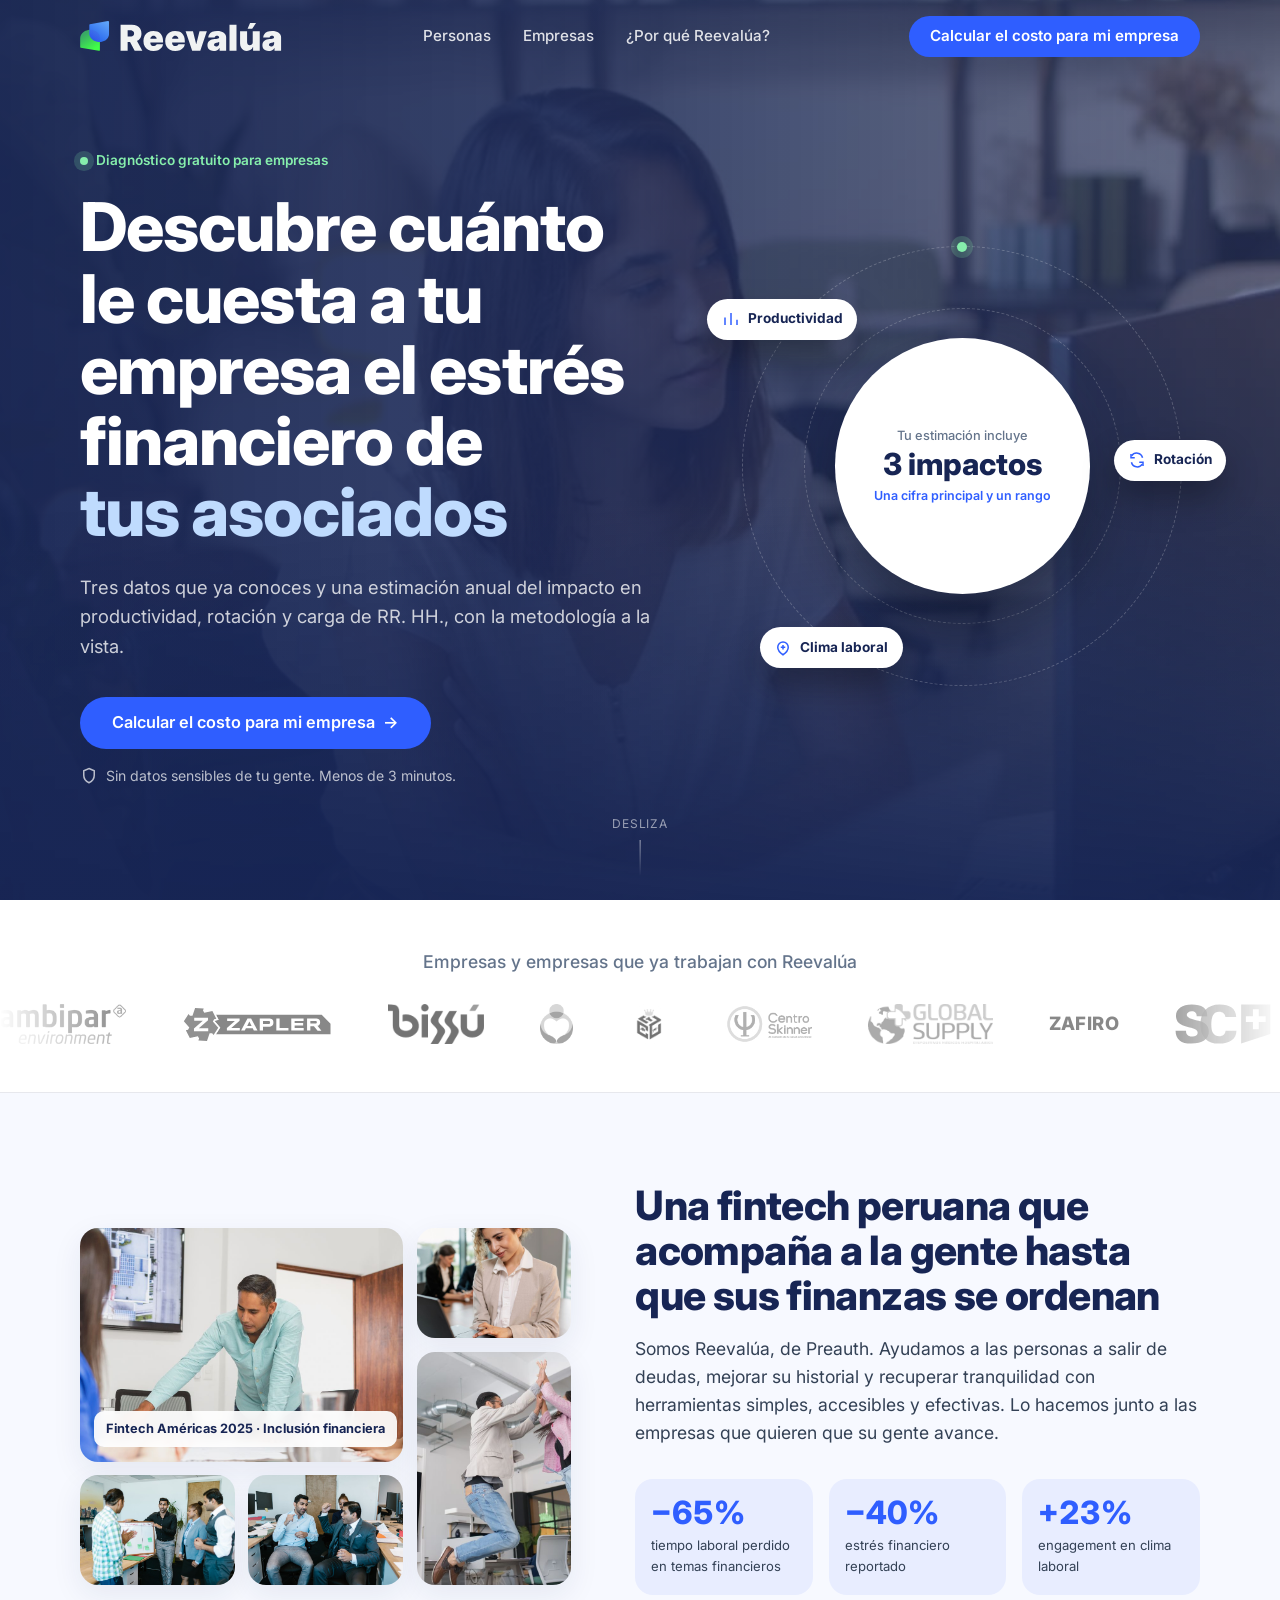
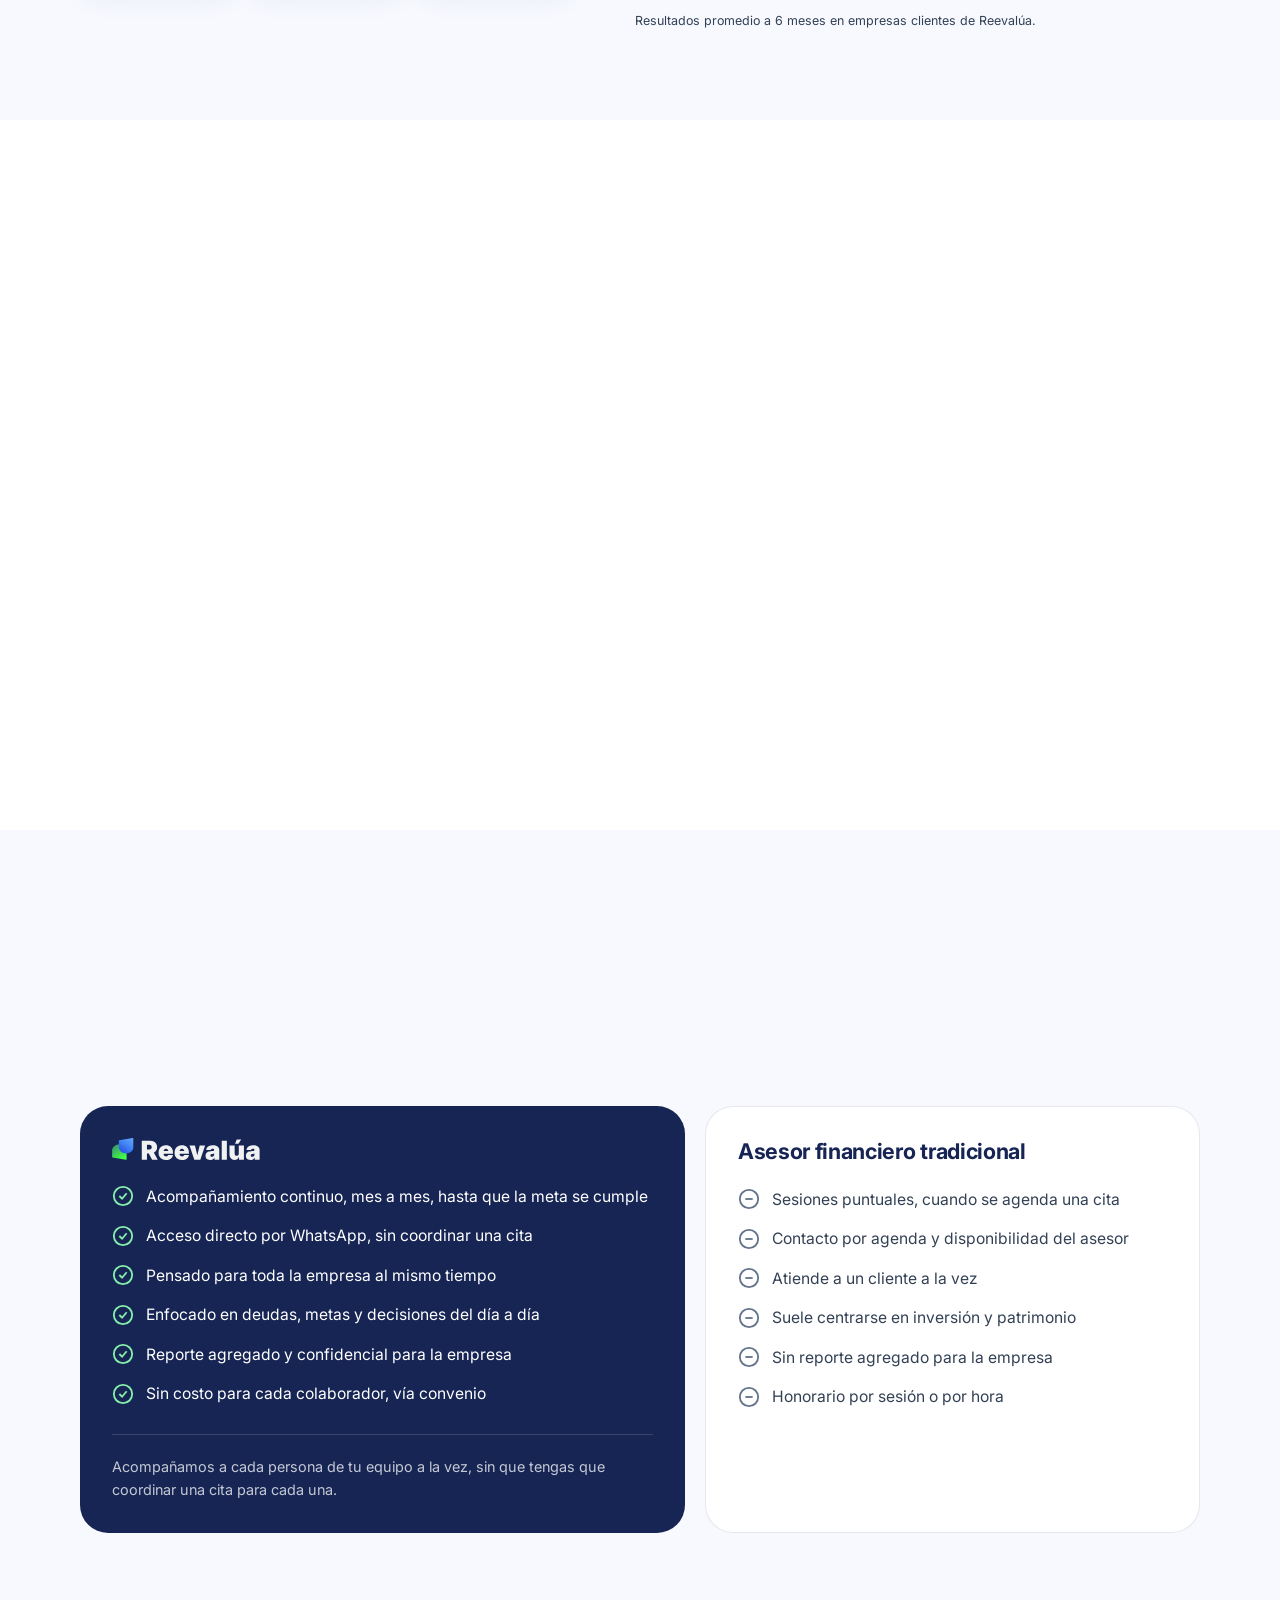
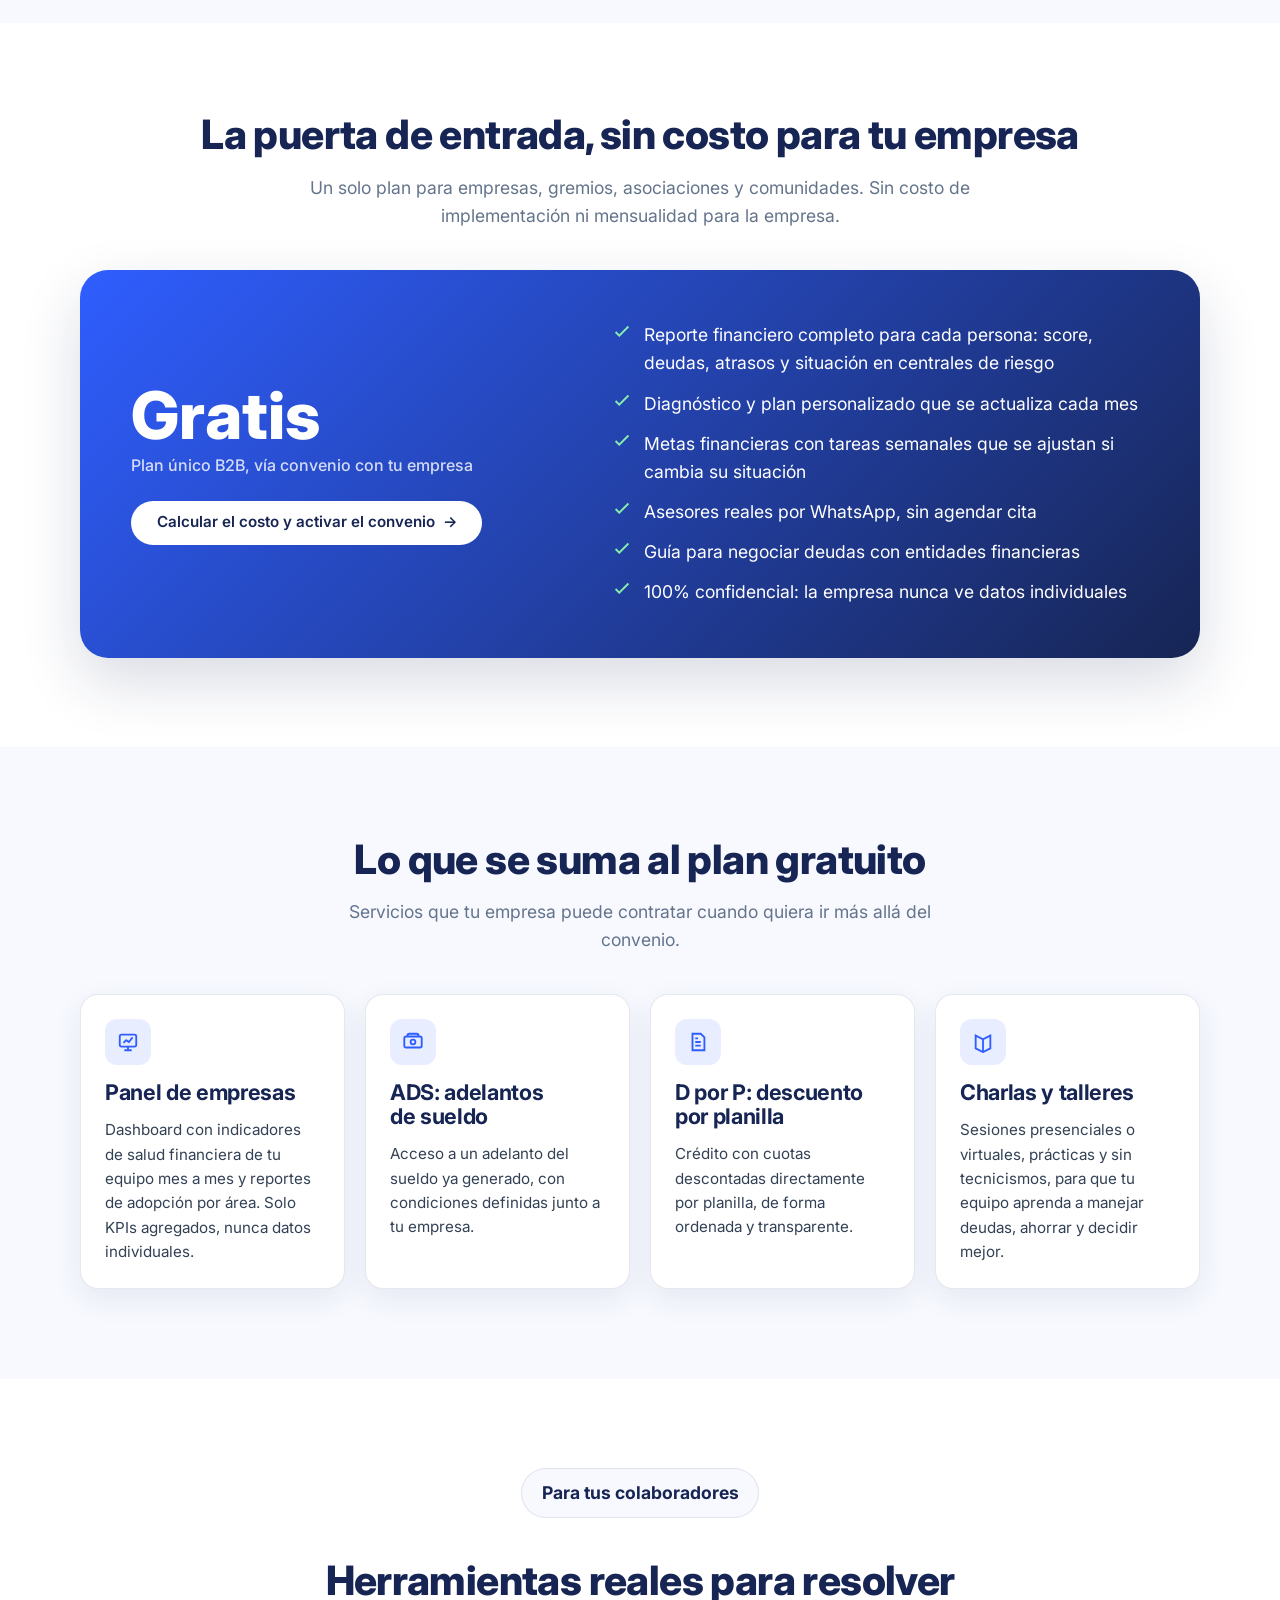
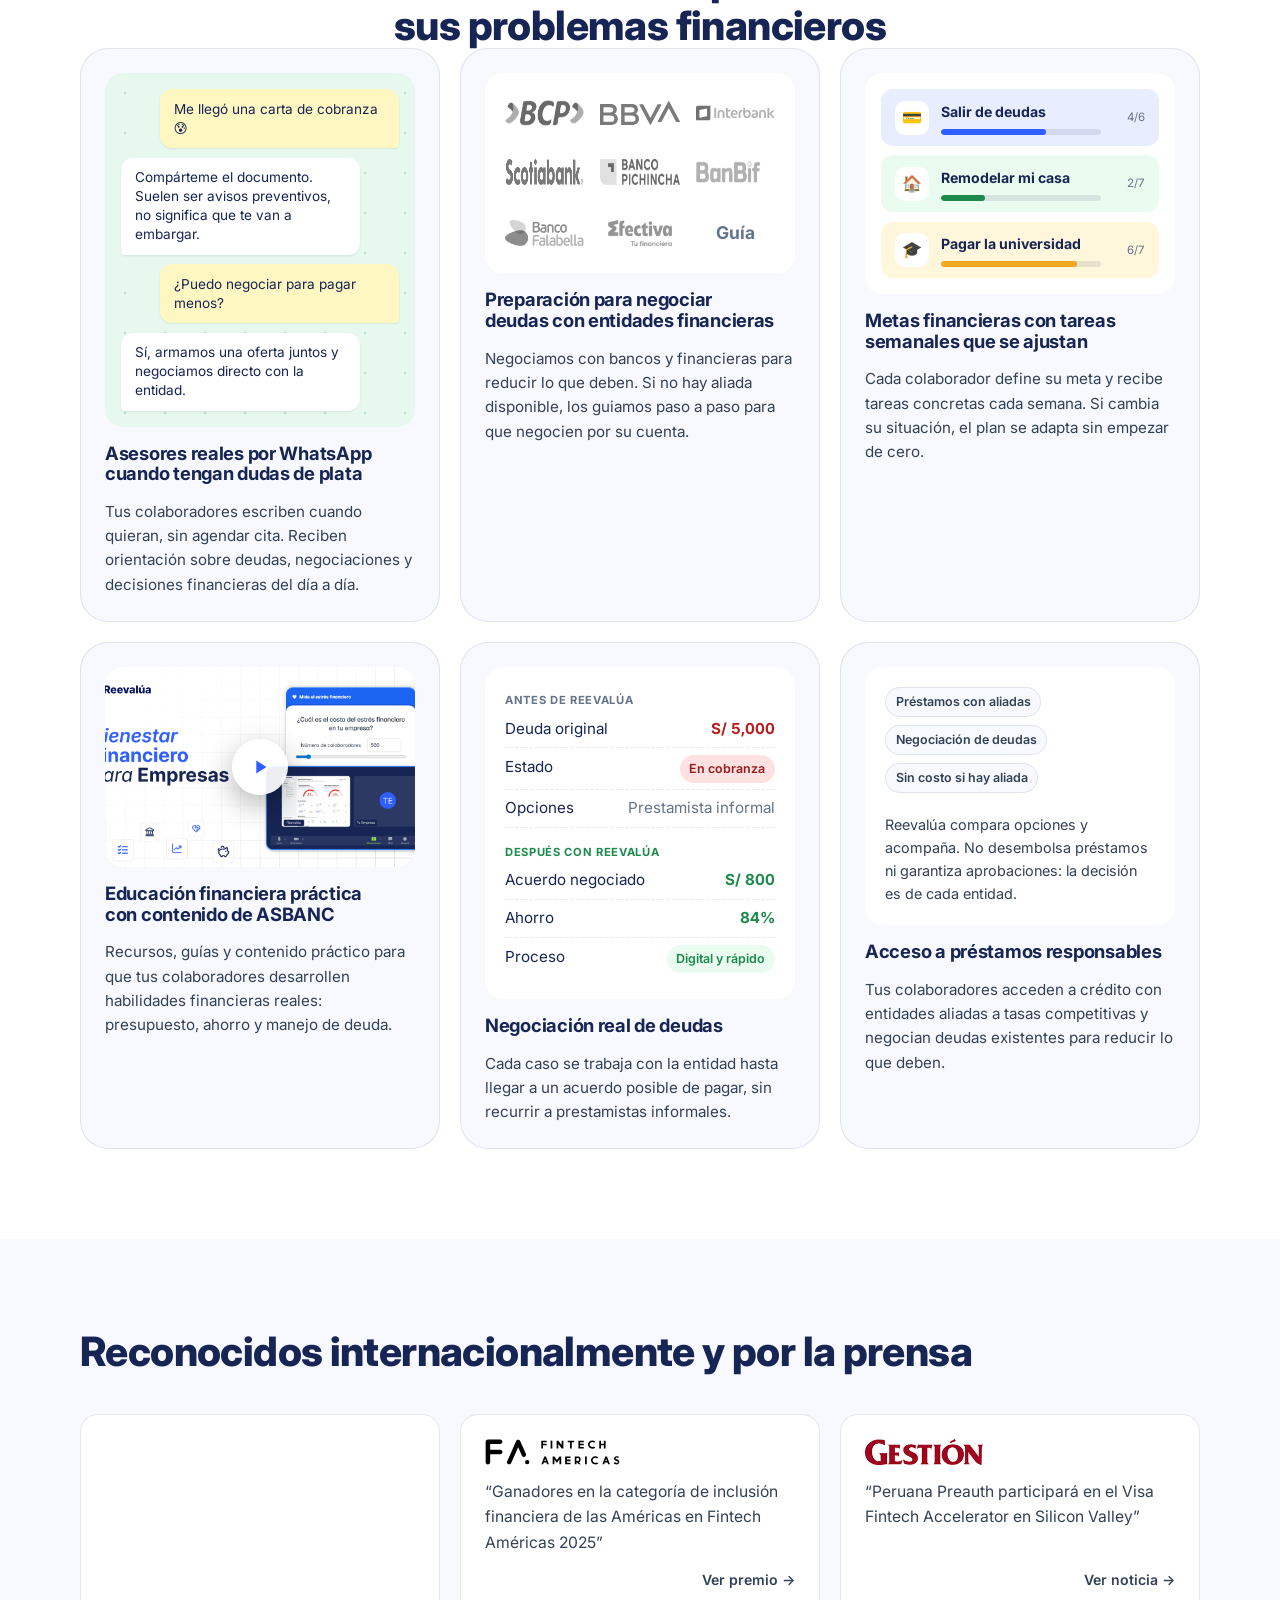
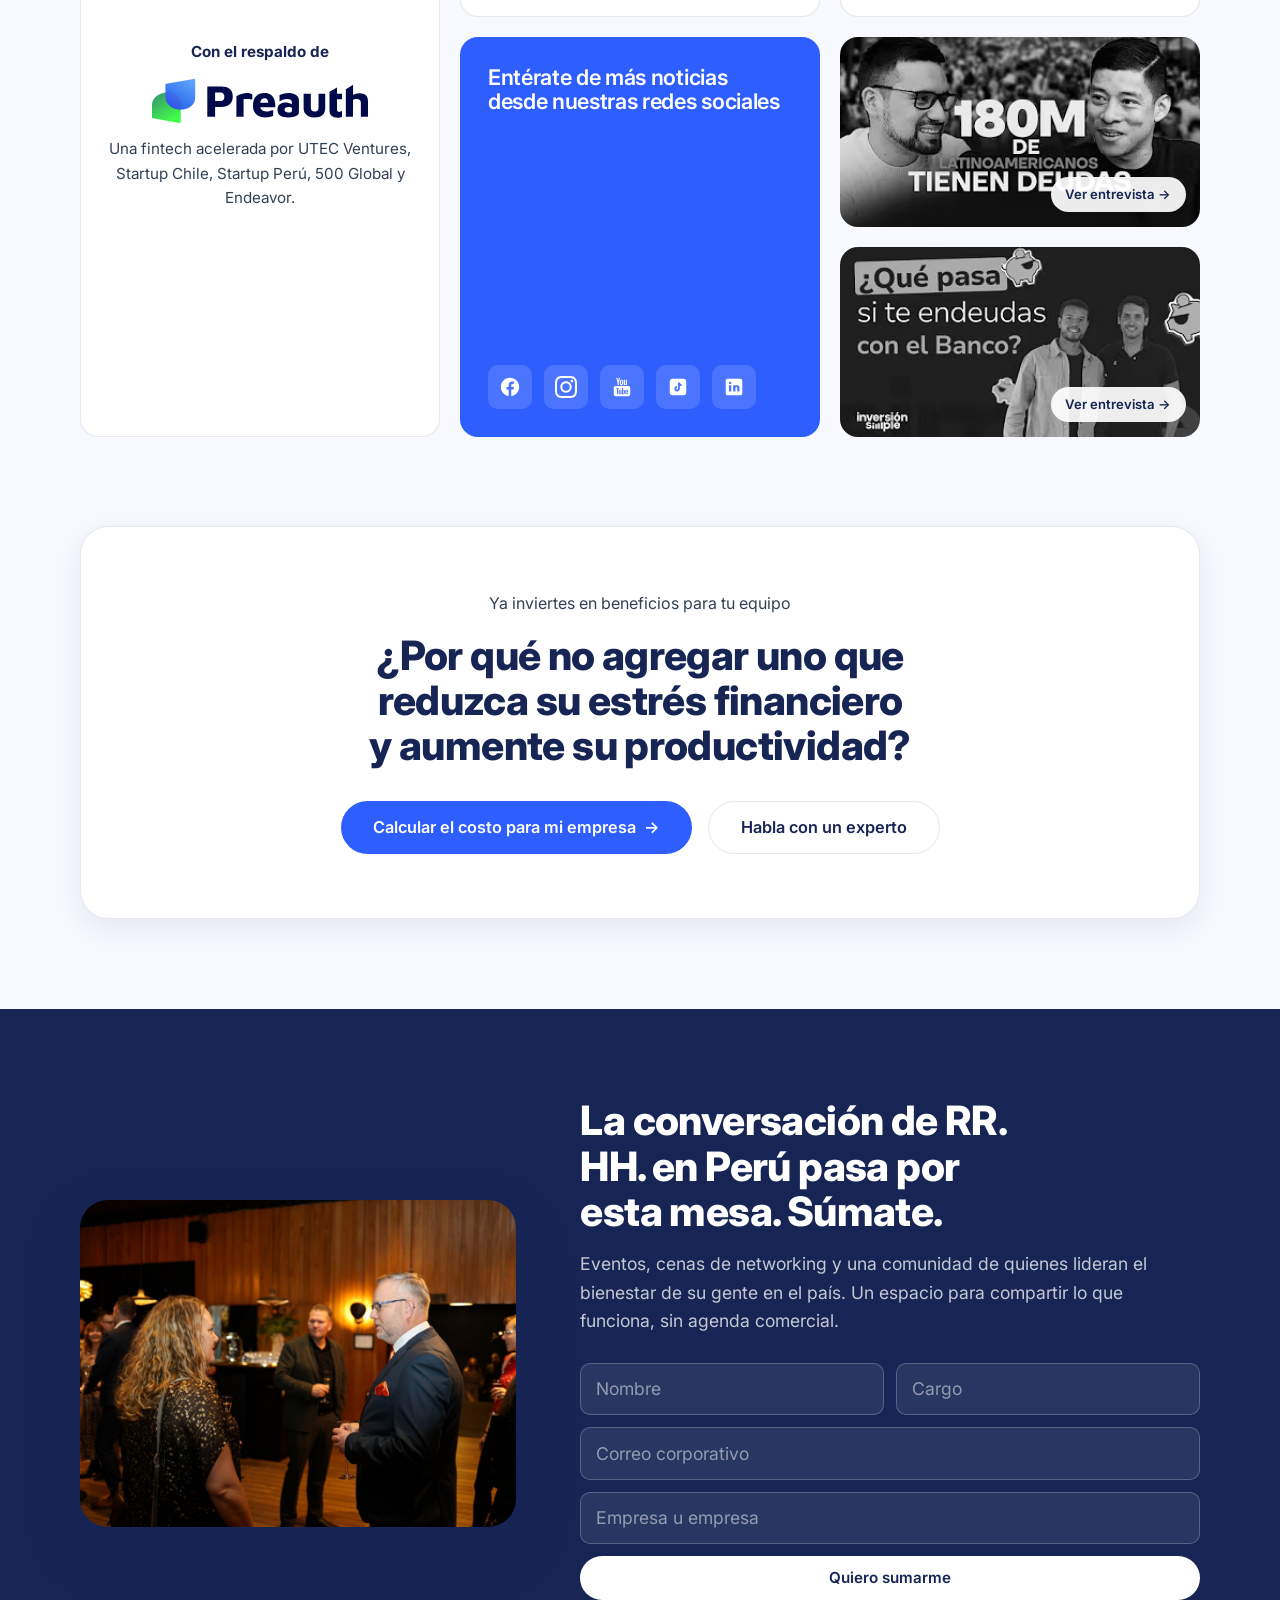
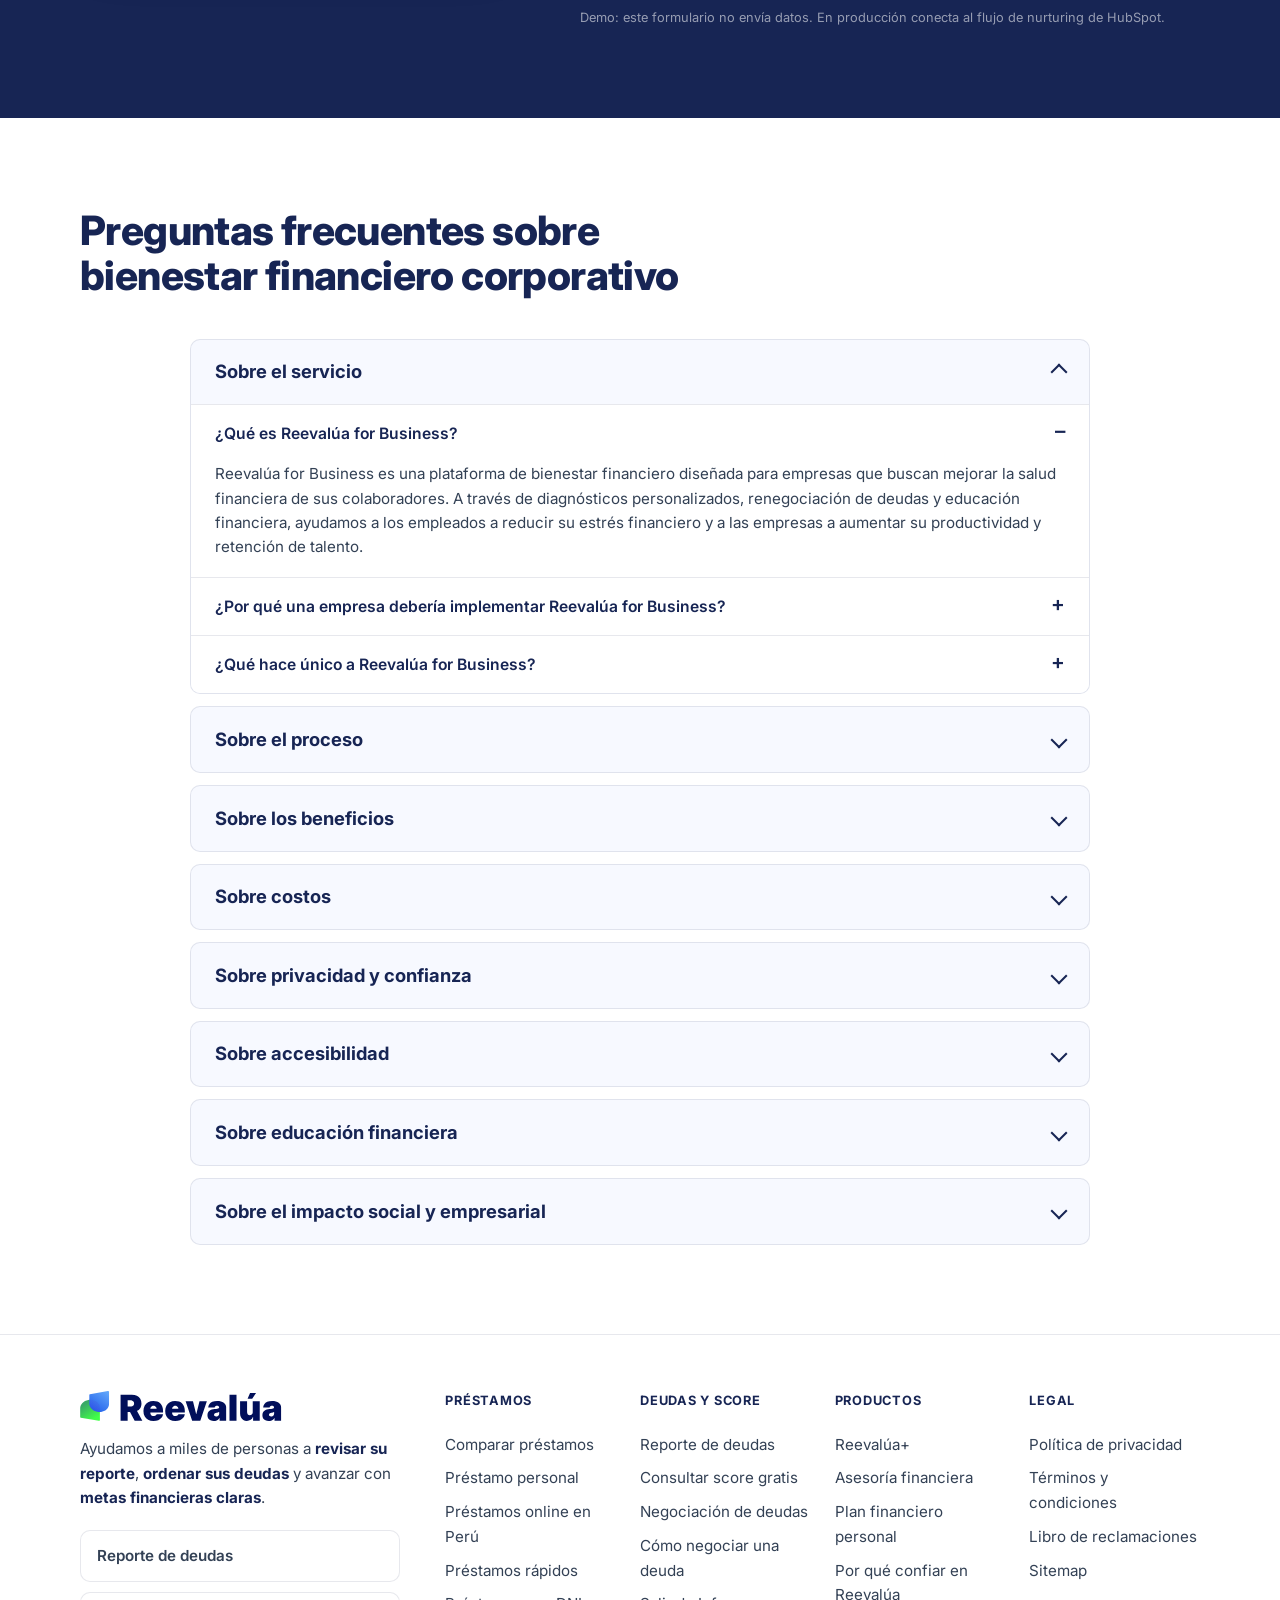
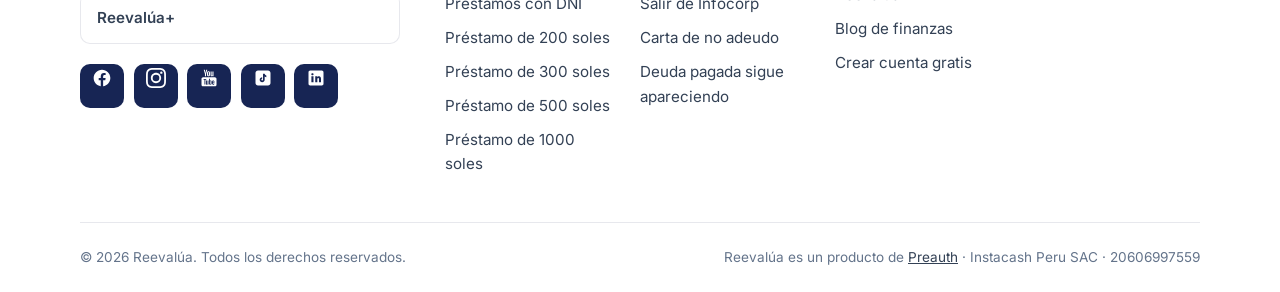
<file: index.html>
<!doctype html>
<html lang="es">
<head>
<meta charset="utf-8">
<meta name="viewport" content="width=device-width, initial-scale=1">
<link rel="preload" as="image" href="assets/hero-poster.jpg" fetchpriority="high">
<title>Reevalúa Empresas</title>
<meta name="description" content="Descubre cuánto le cuesta a tu empresa el estrés financiero de su gente y cómo Reevalúa acompaña a cada persona, sin costo para la empresa.">
<link rel="icon" href="assets/real/logo-reevalua.svg">
<link rel="preconnect" href="https://fonts.googleapis.com">
<link rel="preconnect" href="https://fonts.gstatic.com" crossorigin>
<link href="https://fonts.googleapis.com/css2?family=Inter:wght@400;500;600;700;800&display=swap" rel="stylesheet">
<link rel="stylesheet" href="shared.css">
<style>
/* ---------------- HERO ---------------- */
.hero { position: relative; min-height: 100vh; min-height: 100svh; display: flex; align-items: center; color: #fff; overflow: hidden; background: var(--navy); }
.hero__media { position: absolute; inset: -12% 0; z-index: 0; will-change: transform; }
.hero__media video, .hero__media img { width: 100%; height: 100%; object-fit: cover; }
.hero__shade { position: absolute; inset: 0; z-index: 1; background: linear-gradient(90deg, rgba(23,37,84,.96) 0%, rgba(23,37,84,.86) 45%, rgba(23,37,84,.62) 100%); }
.hero__shade::after { content: ""; position: absolute; inset: auto 0 0 0; height: 45%; background: linear-gradient(180deg, transparent, rgba(23,37,84,.9)); }
.hero__inner { position: relative; z-index: 2; width: 100%; padding-block: 7rem 5rem; }
.hero__grid { display: grid; grid-template-columns: 1fr; gap: 3rem; align-items: center; }
@media (min-width: 960px) { .hero__grid { grid-template-columns: 1.1fr .9fr; gap: 4rem; } }
.hero__kicker { display: inline-flex; align-items: center; gap: .5rem; font-size: .85rem; font-weight: 600; color: var(--mint); margin-bottom: 1.25rem; }
.hero__kicker::before { content: ""; width: 8px; height: 8px; border-radius: 50%; background: var(--mint); box-shadow: 0 0 0 6px rgba(134,239,172,.18); }
.hero h1 { font-size: var(--fs-h1); font-weight: 800; line-height: 1.06; }
.rot { position: relative; display: inline-block; height: 1.08em; overflow: hidden; vertical-align: bottom; color: var(--ice); }
.rot__w { display: inline-block; transition: transform .45s var(--ease), opacity .45s var(--ease); }
.rot__w.out { transform: translateY(-100%); opacity: 0; }
.rot__w.in { transform: translateY(100%); opacity: 0; transition: none; }
.hero__sub { margin-top: 1.5rem; font-size: 1.15rem; color: rgba(255,255,255,.78); max-width: 52ch; }
.hero__cta { margin-top: 2.25rem; display: flex; flex-wrap: wrap; align-items: center; gap: 1rem 1.5rem; }
.hero__trust { display: flex; align-items: center; gap: .5rem; font-size: .88rem; color: rgba(255,255,255,.7); }
@media (max-height: 780px) and (min-width: 960px) { .hero h1 { font-size: clamp(2rem, 1.2rem + 3vw, 3.4rem); } .hero__inner { padding-block: 6rem 4rem; } .orbit { width: min(100%, 380px); } }
.hero__scroll { position: absolute; left: 50%; bottom: 1.5rem; transform: translateX(-50%); z-index: 2; display: flex; flex-direction: column; align-items: center; gap: .4rem; font-size: .75rem; letter-spacing: .08em; text-transform: uppercase; color: rgba(255,255,255,.55); }
.hero__scroll span { width: 1px; height: 36px; background: linear-gradient(180deg, rgba(255,255,255,.6), transparent); animation: drop 1.8s infinite; }
@keyframes drop { 0% { transform: scaleY(0); transform-origin: top; } 50% { transform: scaleY(1); transform-origin: top; } 51% { transform-origin: bottom; } 100% { transform: scaleY(0); transform-origin: bottom; } }

/* Gráfico de órbita */
.orbit { position: relative; aspect-ratio: 1; width: min(100%, 440px); margin-inline: auto; display: grid; place-items: center; }
.orbit__ring { position: absolute; border-radius: 50%; border: 1.5px dashed rgba(255,255,255,.22); animation: spin 60s linear infinite; }
.orbit__ring--1 { inset: 0; } .orbit__ring--2 { inset: 14%; animation-direction: reverse; animation-duration: 45s; } .orbit__ring--3 { inset: 28%; border-style: solid; border-color: rgba(191,219,254,.18); }
.orbit__glow { position: absolute; inset: 22%; border-radius: 50%; background: radial-gradient(circle, rgba(47,94,255,.55), transparent 70%); filter: blur(24px); }
@keyframes spin { to { transform: rotate(360deg); } }
.orbit__core { position: absolute; z-index: 2; left: 21%; top: 21%; width: 58%; height: 58%; border-radius: 50%; background: #fff; color: var(--navy); display: flex; flex-direction: column; align-items: center; justify-content: center; text-align: center; padding: 8%; box-shadow: 0 30px 60px rgba(0,0,0,.35); overflow: hidden; }
.orbit__core small { font-size: clamp(.68rem, .6rem + .3vw, .8rem); color: var(--muted); font-weight: 500; }
.orbit__core strong { font-size: clamp(1.3rem, 1rem + 1.2vw, 1.9rem); font-weight: 800; line-height: 1.05; margin-top: .15rem; }
.orbit__core em { font-style: normal; font-size: clamp(.68rem, .6rem + .3vw, .78rem); color: var(--blue); font-weight: 600; margin-top: .3rem; }
.orbit__dot { position: absolute; top: 0; left: 50%; width: 10px; height: 10px; margin-left: -5px; margin-top: -5px; border-radius: 50%; background: var(--mint); box-shadow: 0 0 0 6px rgba(134,239,172,.2); }
.chip { position: absolute; z-index: 3; display: inline-flex; align-items: center; gap: .5rem; background: #fff; color: var(--navy); font-weight: 700; font-size: .85rem; padding: .6rem .9rem; border-radius: var(--pill); box-shadow: 0 16px 34px rgba(0,0,0,.3); animation: float 6s var(--ease) infinite; }
.chip svg { width: 18px; height: 18px; color: var(--blue); }
.chip--1 { left: -8%; top: 12%; } .chip--2 { right: -10%; top: 44%; animation-delay: -2s; } .chip--3 { left: 4%; bottom: 4%; animation-delay: -4s; }
@media (max-width: 959px) { .orbit { width: min(100%, 340px); } .chip { font-size: .78rem; padding: .5rem .75rem; } .chip--1 { left: 0; } .chip--2 { right: 0; } }
@keyframes float { 0%,100% { transform: translateY(0); } 50% { transform: translateY(-10px); } }

/* ---------------- LOGOS ---------------- */
.logos { background: #fff; border-bottom: 1px solid var(--line); padding-block: 3rem; }
.logos p { text-align: center; color: var(--muted); font-weight: 500; margin-bottom: 1.75rem; }
.marquee { overflow: hidden; mask-image: linear-gradient(90deg, transparent, #000 10%, #000 90%, transparent); }
.marquee__track { display: flex; align-items: center; gap: 3.5rem; width: max-content; animation: marquee 42s linear infinite; }
.marquee:hover .marquee__track { animation-play-state: paused; }
@keyframes marquee { to { transform: translateX(-50%); } }
.marquee__item { height: 40px; display: flex; align-items: center; filter: grayscale(1) opacity(.55); transition: filter .3s var(--ease); }
.marquee__item:hover { filter: none; }
.marquee__item img { height: 100%; width: auto; max-width: 150px; object-fit: contain; }
.marquee__item--text { font-weight: 800; font-size: 1.15rem; color: var(--navy); letter-spacing: .02em; }

/* ---------------- QUIÉNES SOMOS ---------------- */
.about__grid { display: grid; grid-template-columns: 1fr; gap: 3rem; align-items: center; }
@media (min-width: 960px) { .about__grid { grid-template-columns: 1fr 1.15fr; gap: 4rem; } }
.collage { display: grid; grid-template-columns: repeat(6, 1fr); grid-auto-rows: 90px; gap: .85rem; }
@media (min-width: 600px) { .collage { grid-auto-rows: 110px; } }
.collage figure { position: relative; overflow: hidden; border-radius: var(--r-md); box-shadow: var(--shadow); animation: drift 12s var(--ease) infinite; }
.collage figure:nth-child(odd) { animation-delay: -4s; } .collage figure:nth-child(3n) { animation-delay: -8s; }
@keyframes drift { 0%,100% { transform: translateY(0); } 50% { transform: translateY(-6px); } }
.collage img { width: 100%; height: 100%; object-fit: cover; transition: transform .8s var(--ease); }
.collage figure:hover img { transform: scale(1.06); }
.collage figure:nth-child(1) { grid-column: 1 / 5; grid-row: 1 / 3; }
.collage figure:nth-child(2) { grid-column: 5 / 7; grid-row: 1 / 2; }
.collage figure:nth-child(3) { grid-column: 5 / 7; grid-row: 2 / 4; }
.collage figure:nth-child(4) { grid-column: 1 / 3; grid-row: 3 / 4; }
.collage figure:nth-child(5) { grid-column: 3 / 5; grid-row: 3 / 4; }
.collage .stat { position: absolute; left: .9rem; bottom: .9rem; background: rgba(255,255,255,.92); backdrop-filter: blur(6px); color: var(--navy); border-radius: var(--r-sm); padding: .5rem .75rem; font-size: .8rem; font-weight: 700; }
.about p { color: var(--ink-2); margin-top: 1rem; }
.stats { display: grid; grid-template-columns: repeat(3, 1fr); gap: 1rem; margin-top: 2rem; }
.stat-card { background: var(--blue-soft); border-radius: var(--r-md); padding: 1.1rem 1rem; }
.stat-card b { display: block; font-size: clamp(1.5rem, 1.2rem + 1vw, 2.1rem); font-weight: 800; color: var(--blue); font-variant-numeric: tabular-nums; line-height: 1; }
.stat-card span { display: block; font-size: .82rem; color: var(--ink-2); margin-top: .4rem; }
.stats__note { font-size: .78rem; color: var(--muted); margin-top: .75rem; }

/* ---------------- VISIÓN ---------------- */
.vision { background: #fff; }
.vision__wrap { display: grid; grid-template-columns: 1fr; gap: 3rem; align-items: center; }
@media (min-width: 960px) { .vision__wrap { grid-template-columns: 1.1fr .9fr; gap: 5rem; } }
.vision p { color: var(--ink-2); font-size: 1.1rem; margin-top: 1.25rem; }
.vision p strong { color: var(--ink); }
.values { display: flex; flex-wrap: wrap; gap: .6rem; margin-top: 1.75rem; }
.values span { background: var(--page); border: 1px solid var(--line); border-radius: var(--pill); padding: .5rem 1rem; font-size: .88rem; font-weight: 600; color: var(--navy); }
.case { border-radius: var(--r-lg); overflow: hidden; box-shadow: var(--shadow-lg); border: 1px solid var(--line); background: #fff; }
.case__half { padding: 1.5rem; }
.case__half + .case__half { border-top: 1px solid var(--line); }
.case__label { font-size: .75rem; font-weight: 700; letter-spacing: .06em; text-transform: uppercase; color: var(--muted); }
.case__half--after .case__label { color: var(--mint-dark); }
.case__row { display: flex; justify-content: space-between; gap: 1rem; padding-block: .55rem; border-bottom: 1px dashed var(--line); font-size: .95rem; }
.case__row:last-child { border-bottom: 0; }
.case__row b { font-variant-numeric: tabular-nums; }
.case__half--after b { color: var(--mint-dark); }
.tag { display: inline-block; font-size: .78rem; font-weight: 600; padding: .25rem .6rem; border-radius: var(--pill); }
.tag--warn { background: #FEE2E2; color: #991B1B; } .tag--ok { background: var(--mint-soft); color: var(--mint-dark); }

/* ---------------- COMPARATIVA ---------------- */
.compare { display: grid; grid-template-columns: 1fr; gap: 1.25rem; margin-top: 2.5rem; }
@media (min-width: 820px) { .compare { grid-template-columns: 1.1fr .9fr; } }
.compare__col { border-radius: var(--r-lg); padding: 2rem; }
.compare__col--us { background: var(--navy); color: #fff; }
.compare__col--them { background: #fff; border: 1px solid var(--line); }
.compare__col h3 { display: flex; align-items: center; gap: .6rem; }
.compare__col h3 img { height: 22px; }
.compare__col ul { list-style: none; padding: 0; margin-top: 1.5rem; display: grid; gap: .9rem; }
.compare__col li { display: flex; gap: .75rem; align-items: flex-start; font-size: .98rem; }
.compare__col li svg { flex-shrink: 0; width: 22px; height: 22px; margin-top: .1rem; }
.compare__col--us li svg { color: var(--mint); } .compare__col--them li svg { color: var(--muted); }
.compare__col--them li { color: var(--ink-2); }
.compare__foot { margin-top: 1.75rem; padding-top: 1.25rem; border-top: 1px solid rgba(255,255,255,.14); font-size: .9rem; color: rgba(255,255,255,.75); }

/* ---------------- PLAN GRATUITO ---------------- */
.plan { background: linear-gradient(135deg, var(--blue) 0%, var(--navy) 100%); color: #fff; border-radius: var(--r-lg); padding: clamp(2rem, 4vw, 3.5rem); display: grid; grid-template-columns: 1fr; gap: 2rem; box-shadow: var(--shadow-lg); }
@media (min-width: 900px) { .plan { grid-template-columns: 1fr 1.2fr; align-items: center; } }
.plan__price { font-size: clamp(3rem, 2.5rem + 2vw, 4.5rem); font-weight: 800; line-height: 1; }
.plan__price small { display: block; font-size: 1rem; font-weight: 500; opacity: .8; margin-top: .5rem; }
.plan ul { list-style: none; padding: 0; display: grid; gap: .75rem; }
.plan li { display: flex; gap: .7rem; align-items: flex-start; }
.plan li svg { width: 22px; height: 22px; color: var(--mint); flex-shrink: 0; }
.plan .btn { margin-top: 1.75rem; }

/* ---------------- SERVICIOS ---------------- */
.services { display: grid; grid-template-columns: 1fr; gap: 1.25rem; margin-top: 2.5rem; }
@media (min-width: 640px) { .services { grid-template-columns: 1fr 1fr; } }
@media (min-width: 1024px) { .services { grid-template-columns: repeat(4, 1fr); } }
.service { padding: 1.5rem; display: flex; flex-direction: column; gap: .9rem; transition: transform .25s var(--ease), box-shadow .25s var(--ease); }
.service:hover { transform: translateY(-4px); box-shadow: var(--shadow-lg); }
.service__icon { width: 46px; height: 46px; border-radius: 12px; background: var(--blue-soft); color: var(--blue); display: grid; place-items: center; }
.service__icon svg { width: 22px; height: 22px; }
.service p { color: var(--ink-2); font-size: .95rem; flex: 1; }

/* ---------------- PARA TUS COLABORADORES (réplica) ---------------- */
.colab { background: #fff; }
.pillbar { display: inline-block; background: var(--page); border: 1px solid var(--line); border-radius: var(--pill); padding: .6rem 1.2rem; font-weight: 700; margin-bottom: 2.5rem; }
.colab__grid { display: grid; grid-template-columns: 1fr; gap: 1.25rem; }
@media (min-width: 900px) { .colab__grid { grid-template-columns: repeat(3, 1fr); } }
.colab-card { padding: 1.5rem; border-radius: var(--r-lg); background: var(--page); border: 1px solid var(--line); display: flex; flex-direction: column; gap: 1rem; }
.colab-card h3 { font-size: 1.15rem; }
.colab-card p { color: var(--ink-2); font-size: .95rem; }
.colab-card__visual { border-radius: var(--r-md); overflow: hidden; min-height: 200px; }
.chat { background: #E7F8EF url("data:image/svg+xml,%3Csvg xmlns='http://www.w3.org/2000/svg' width='40' height='40'%3E%3Ccircle cx='20' cy='20' r='1.2' fill='%23b7e4c7'/%3E%3C/svg%3E"); padding: 1rem; display: flex; flex-direction: column; gap: .6rem; min-height: 200px; }
.bubble { max-width: 86%; padding: .65rem .85rem; border-radius: 12px; font-size: .85rem; line-height: 1.4; box-shadow: 0 1px 2px rgba(0,0,0,.08); }
.bubble--in { align-self: flex-end; background: #FFF7C2; border-bottom-right-radius: 4px; }
.bubble--out { align-self: flex-start; background: #fff; border-bottom-left-radius: 4px; }
.banks { background: #fff; padding: 1.25rem; display: grid; grid-template-columns: repeat(3, 1fr); gap: 1.25rem 1rem; align-items: center; min-height: 200px; }
.banks img { height: 26px; width: auto; max-width: 100%; margin: auto; filter: grayscale(1) opacity(.7); }
.banks .guide { text-align: center; font-weight: 700; color: var(--muted); }
.goals { background: #fff; padding: 1rem; display: flex; flex-direction: column; gap: .6rem; min-height: 200px; justify-content: center; }
.goal { display: flex; align-items: center; gap: .75rem; padding: .7rem .85rem; border-radius: 12px; }
.goal__icon { width: 34px; height: 34px; border-radius: 10px; display: grid; place-items: center; font-size: 1rem; }
.goal b { display: block; font-size: .88rem; }
.bar { height: 6px; background: rgba(23,37,84,.1); border-radius: 3px; margin-top: .35rem; overflow: hidden; width: 160px; }
.bar i { display: block; height: 100%; border-radius: 3px; }
.goal small { font-size: .72rem; color: var(--muted); margin-left: auto; }
.thumb { position: relative; min-height: 200px; }
.thumb img { width: 100%; height: 100%; object-fit: cover; position: absolute; inset: 0; }
.thumb .play { position: absolute; inset: 0; display: grid; place-items: center; }
.thumb .play span { width: 56px; height: 56px; border-radius: 50%; background: rgba(255,255,255,.92); display: grid; place-items: center; color: var(--blue); box-shadow: 0 10px 30px rgba(0,0,0,.3); }
.before-after { background: #fff; padding: 1.25rem; min-height: 200px; font-size: .9rem; }
.before-after .case__label { font-size: .7rem; }
.before-after .case__row { padding-block: .4rem; }
.loans { background: #fff; padding: 1.25rem; min-height: 200px; display: flex; flex-direction: column; justify-content: center; gap: .5rem; }
.loans .tag { background: var(--page); color: var(--ink-2); border: 1px solid var(--line); }

/* ---------------- RECONOCIDOS (réplica) ---------------- */
.press__grid { display: grid; grid-template-columns: 1fr; gap: 1.25rem; margin-top: 2.5rem; }
@media (min-width: 960px) { .press__grid { grid-template-columns: 1fr 1fr 1fr; grid-template-rows: auto auto auto; } }
.press-card { background: #fff; border: 1px solid var(--line); border-radius: var(--r-md); padding: 1.5rem; display: flex; flex-direction: column; gap: .9rem; }
.press-card--tall { align-items: center; text-align: center; justify-content: center; }
@media (min-width: 960px) { .press-card--tall { grid-row: 1 / 4; } }
.press-card__logo { height: 26px; width: auto; align-self: flex-start; }
.press-card--tall .press-card__logo { height: 44px; align-self: center; }
.press-card q { color: var(--ink-2); font-size: .98rem; }
.press-card p { color: var(--ink-2); font-size: .95rem; }
.press-card .more { margin-top: auto; align-self: flex-end; font-size: .88rem; font-weight: 600; color: var(--ink-2); text-decoration: none; }
.press-card .more:hover { color: var(--blue); }
.press-video { position: relative; border-radius: var(--r-md); overflow: hidden; min-height: 190px; }
.press-video img { position: absolute; inset: 0; width: 100%; height: 100%; object-fit: cover; filter: grayscale(1); transition: filter .4s var(--ease), transform .8s var(--ease); }
.press-video:hover img { filter: none; transform: scale(1.04); }
.press-video a { position: absolute; right: .9rem; bottom: .9rem; background: rgba(255,255,255,.92); color: var(--navy); border-radius: var(--pill); padding: .45rem .9rem; font-size: .82rem; font-weight: 600; text-decoration: none; }
.press-social { background: var(--blue); color: #fff; border-radius: var(--r-md); padding: 1.75rem; display: flex; flex-direction: column; justify-content: space-between; gap: 2rem; }
@media (min-width: 960px) { .press-social { grid-row: 2 / 4; } }
.press-social h3 { font-size: 1.35rem; font-weight: 600; }
.press-social__icons { display: flex; flex-wrap: wrap; gap: .75rem; }
.press-social__icons a { flex: 0 0 44px; width: 44px; height: 44px; border-radius: var(--r-sm); background: rgba(255,255,255,.14); display: grid; place-items: center; transition: transform .2s var(--ease), background-color .2s var(--ease); }
.press-social__icons a:hover { transform: translateY(-3px); background: rgba(255,255,255,.26); }
.press-social__icons img { width: 22px; height: 22px; flex-shrink: 0; }

/* ---------------- BANNER FINAL ---------------- */
.banner { background: #fff; border-radius: var(--r-lg); padding: clamp(2.5rem, 5vw, 4.5rem); text-align: center; border: 1px solid var(--line); box-shadow: var(--shadow); }
.banner small { display: block; color: var(--ink-2); margin-bottom: 1rem; font-size: 1rem; }
.banner h2 { max-width: 30ch; margin-inline: auto; }
.banner .row { display: flex; flex-wrap: wrap; gap: 1rem; justify-content: center; margin-top: 2rem; }

/* ---------------- COMUNIDAD HR ---------------- */
.community { background: var(--navy); color: #fff; }
.community__grid { display: grid; grid-template-columns: 1fr; gap: 3rem; align-items: center; }
@media (min-width: 960px) { .community__grid { grid-template-columns: 1fr 1fr; gap: 4rem; } }
.community__photo { border-radius: var(--r-lg); overflow: hidden; aspect-ratio: 4/3; box-shadow: var(--shadow-lg); }
.community__photo img { width: 100%; height: 100%; object-fit: cover; }
.community p { color: rgba(255,255,255,.75); margin-top: 1rem; }
.community form { margin-top: 1.75rem; display: grid; gap: .75rem; grid-template-columns: 1fr; }
@media (min-width: 560px) { .community form { grid-template-columns: 1fr 1fr; } .community form .full { grid-column: span 2; } }
.community input { min-height: 48px; border-radius: var(--r-sm); border: 1.5px solid rgba(255,255,255,.22); background: rgba(255,255,255,.08); color: #fff; padding: .7rem .9rem; }
.community input::placeholder { color: rgba(255,255,255,.5); }
.community input:focus { border-color: var(--mint); outline: none; }
.community .note { font-size: .8rem; color: rgba(255,255,255,.55); margin-top: .5rem; }
.community .ok { background: rgba(134,239,172,.15); border: 1px solid rgba(134,239,172,.4); padding: 1rem; border-radius: var(--r-sm); margin-top: 1rem; }

/* ---------------- FAQ (réplica) ---------------- */
.faq { background: #fff; }
.faq__list { max-width: 900px; margin: 2.5rem auto 0; display: grid; gap: .75rem; }
.faq-cat { border-radius: var(--r-sm); background: var(--page); border: 1px solid var(--line); overflow: hidden; }
.faq-cat > summary { cursor: pointer; list-style: none; padding: 1.1rem 1.5rem; font-size: 1.15rem; font-weight: 700; display: flex; justify-content: space-between; align-items: center; }
.faq-cat > summary::-webkit-details-marker { display: none; }
.faq-cat > summary::after { content: ""; width: 10px; height: 10px; border-right: 2px solid var(--ink); border-bottom: 2px solid var(--ink); transform: rotate(45deg); transition: transform .25s var(--ease); }
.faq-cat[open] > summary::after { transform: rotate(-135deg); }
.faq-q { border-top: 1px solid var(--line); background: #fff; }
.faq-q summary { cursor: pointer; list-style: none; padding: 1rem 1.5rem; font-weight: 600; font-size: .98rem; display: flex; justify-content: space-between; gap: 1rem; }
.faq-q summary::-webkit-details-marker { display: none; }
.faq-q summary::after { content: "+"; font-size: 1.3rem; line-height: 1; color: var(--ink); }
.faq-q[open] summary::after { content: "–"; }
.faq-q p, .faq-q ul { padding: 0 1.5rem 1.1rem; color: var(--ink-2); font-size: .95rem; }
.faq-q ul { margin: 0; padding-left: 2.6rem; }

/* ---------------- STICKY (móvil) ---------------- */
.sticky { position: fixed; left: 0; right: 0; bottom: 0; z-index: 60; padding: .75rem 1rem calc(.75rem + env(safe-area-inset-bottom)); background: rgba(255,255,255,.96); backdrop-filter: blur(10px); box-shadow: 0 -8px 24px rgba(23,37,84,.12); transform: translateY(110%); transition: transform .3s var(--ease); }
.sticky.is-visible { transform: none; }
.sticky.is-visible.is-swapping { transform: translateY(110%); }
.header__cta { transition: transform .25s var(--ease), box-shadow .2s var(--ease), background-color .2s var(--ease), opacity .3s var(--ease); }
.header__cta-text { display: inline-block; transition: opacity .2s var(--ease), transform .2s var(--ease); }
.header__cta.is-swapping .header__cta-text { opacity: 0; transform: translateY(-6px); }
@media (max-width: 899px) { body.has-sticky .header__cta { opacity: 0; transform: translateY(-14px); pointer-events: none; } }
@media (min-width: 900px) { .sticky { display: none; } }
/* Móvil: hero más compacto, botones en una línea, menos efectos costosos */
@media (max-width: 959px) {
  .hero__inner { padding-block: 5.5rem 4.5rem; }
  .hero__grid { gap: 2.25rem; }
  .hero__sub { font-size: 1.05rem; margin-top: 1.25rem; }
  .hero__cta { margin-top: 1.75rem; }
  .hero__cta .btn { width: 100%; white-space: nowrap; font-size: clamp(.86rem, 3.8vw, 1.02rem); padding-inline: 1.25rem; }
  .orbit { width: min(100%, 300px); }
  .orbit__glow { filter: blur(14px); }
  .collage figure { animation: none; }
  .hero__media { will-change: auto; }
}
@media (max-width: 599px) {
  .header .btn--primary { padding: .6rem 1rem; font-size: .85rem; white-space: nowrap; }
  .header__logo { height: 26px; }
  .sticky .btn { white-space: nowrap; font-size: clamp(.84rem, 3.7vw, 1rem); padding-inline: 1.25rem; }
  .plan .btn { width: 100%; white-space: nowrap; font-size: clamp(.8rem, 3.4vw, 1rem); padding-inline: 1rem; }
  .banner .btn { width: 100%; white-space: nowrap; font-size: clamp(.86rem, 3.8vw, 1.02rem); padding-inline: 1.25rem; }
  .chip--1 { top: 6%; } .chip--2 { top: 80%; right: -4%; } .chip--3 { bottom: 2%; left: -2%; }
}
</style>
</head>
<body>

<header class="header is-dark" id="header">
  <div class="container header__inner">
    <a href="#top" aria-label="Reevalúa">
      <img class="header__logo header__logo--light" src="assets/real/logo-reevalua-light.svg" alt="Reevalúa">
      <img class="header__logo header__logo--dark" src="assets/real/logo-reevalua-dark.svg" alt="Reevalúa">
    </a>
    <nav class="header__links">
      <a href="https://reevalua.com" target="_blank" rel="noopener">Personas</a>
      <a href="#top">Empresas</a>
      <a href="#quienes-somos">¿Por qué Reevalúa?</a>
    </nav>
    <a class="btn btn--primary header__cta" id="header-cta" href="calculadora.html"><span class="header__cta-text">Calcular el costo para mi empresa</span></a>
  </div>
</header>

<!-- ================= HERO ================= -->
<section class="hero" id="top">
  <div class="hero__media" id="hero-media">
    <video id="hero-video" muted loop playsinline preload="none" poster="assets/hero-poster.jpg" aria-hidden="true" data-src="assets/hero.mp4"></video>
  </div>
  <div class="hero__shade"></div>
  <div class="container hero__inner">
    <div class="hero__grid">
      <div>
        <span class="hero__kicker">Diagnóstico gratuito para empresas</span>
        <h1>Descubre cuánto le cuesta a tu empresa el estrés financiero de <span class="rot"><span class="rot__w" id="rot">tus colaboradores</span></span></h1>
        <p class="hero__sub">Tres datos que ya conoces y una estimación anual del impacto en productividad, rotación y carga de RR. HH., con la metodología a la vista.</p>
        <div class="hero__cta">
          <a class="btn btn--primary btn--lg" href="calculadora.html">Calcular el costo para mi empresa <span class="arrow">→</span></a>
          <span class="hero__trust">
            <svg width="18" height="18" viewBox="0 0 24 24" fill="none" stroke="currentColor" stroke-width="2"><path d="M12 2l7 3v6c0 5-3.4 8.4-7 10-3.6-1.6-7-5-7-10V5l7-3z"/></svg>
            Sin datos sensibles de tu gente. Menos de 3 minutos.
          </span>
        </div>
      </div>
      <div class="orbit" aria-hidden="true">
        <div class="orbit__glow"></div>
        <div class="orbit__ring orbit__ring--1"><span class="orbit__dot"></span></div>
        <div class="orbit__ring orbit__ring--2"></div>
        <div class="orbit__ring orbit__ring--3"></div>
        <div class="orbit__core">
          <small>Tu estimación incluye</small>
          <strong>3 impactos</strong>
          <em>Una cifra principal y un rango</em>
        </div>
        <span class="chip chip--1"><svg viewBox="0 0 24 24" fill="none" stroke="currentColor" stroke-width="2"><path d="M4 20V10M12 20V4M20 20v-7"/></svg>Productividad</span>
        <span class="chip chip--2"><svg viewBox="0 0 24 24" fill="none" stroke="currentColor" stroke-width="2"><path d="M4 4v5h5M20 20v-5h-5"/><path d="M4.6 15a8 8 0 0 0 14.5 2.5M19.4 9a8 8 0 0 0-14.5-2.5"/></svg>Rotación</span>
        <span class="chip chip--3"><svg viewBox="0 0 24 24" fill="none" stroke="currentColor" stroke-width="2"><path d="M12 21s-7-4.6-7-10a7 7 0 0 1 14 0c0 5.4-7 10-7 10z"/><path d="M9 11h6M12 8v6"/></svg>Clima laboral</span>
      </div>
    </div>
  </div>
  <div class="hero__scroll">Desliza<span></span></div>
</section>

<!-- ================= LOGOS ================= -->
<section class="logos">
  <div class="container">
    <p class="reveal">Empresas y empresas que ya trabajan con Reevalúa</p>
  </div>
  <div class="marquee reveal" data-delay="1">
    <div class="marquee__track" id="marquee-track">
      <span class="marquee__item"><img width="420" height="133" loading="lazy" decoding="async" src="assets/logos/ambipar.png" alt="Ambipar"></span>
      <span class="marquee__item"><img loading="lazy" decoding="async" src="assets/logos/zapler.svg" alt="Zapler"></span>
      <span class="marquee__item"><img width="240" height="100" loading="lazy" decoding="async" src="assets/logos/bissu.webp" alt="Bissú"></span>
      <span class="marquee__item"><img width="206" height="256" loading="lazy" decoding="async" src="assets/logos/pulsosalud.png" alt="Pulso Salud"></span>
      <span class="marquee__item"><img width="192" height="192" loading="lazy" decoding="async" src="assets/logos/cyz.webp" alt="Comercial CYZ"></span>
      <span class="marquee__item"><img width="600" height="273" loading="lazy" decoding="async" src="assets/logos/skinner.png" alt="Centro Skinner"></span>
      <span class="marquee__item"><img width="600" height="193" loading="lazy" decoding="async" src="assets/logos/globalsupply.png" alt="Global Supply"></span>
      <span class="marquee__item marquee__item--text">ZAFIRO</span>
      <span class="marquee__item"><img loading="lazy" decoding="async" src="assets/logos/swisscorp.svg" alt="Swiss-Corp"></span>
      <span class="marquee__item"><img loading="lazy" decoding="async" src="assets/logos/s4learning.svg" alt="S4Learning"></span>
      <span class="marquee__item"><img width="400" height="400" loading="lazy" decoding="async" src="assets/logos/doorman.png" alt="Doorman"></span>
      <span class="marquee__item"><img loading="lazy" decoding="async" src="assets/logos/olva.svg" alt="Olva"></span>
    </div>
  </div>
</section>

<!-- ================= QUIÉNES SOMOS ================= -->
<section class="section about" id="quienes-somos">
  <div class="container about__grid">
    <div class="collage reveal">
      <figure><img width="1100" height="735" src="assets/photos/equipo-planificacion.jpg" alt="Equipo revisando un plan en la oficina" loading="lazy"><span class="stat">Fintech Américas 2025 · Inclusión financiera</span></figure>
      <figure><img width="900" height="1350" src="assets/photos/mujer-laptop.jpg" alt="Colaboradora trabajando con su laptop" loading="lazy"></figure>
      <figure><img width="1100" height="734" src="assets/photos/colegas-celebran.jpg" alt="Colegas celebrando un logro" loading="lazy"></figure>
      <figure><img width="1100" height="733" src="assets/photos/equipo-tablero.jpg" alt="Equipo revisando avances en un tablero" loading="lazy"></figure>
      <figure><img width="1100" height="733" src="assets/photos/equipo-proyecto.jpg" alt="Equipo conversando sobre un proyecto" loading="lazy"></figure>
    </div>
    <div class="reveal" data-delay="2">
      <h2>Una fintech peruana que acompaña a la gente hasta que sus finanzas se ordenan</h2>
      <p>Somos Reevalúa, de Preauth. Ayudamos a las personas a salir de deudas, mejorar su historial y recuperar tranquilidad con herramientas simples, accesibles y efectivas. Lo hacemos junto a las empresas que quieren que su gente avance.</p>
      <div class="stats">
        <div class="stat-card"><b>−65%</b><span>tiempo laboral perdido en temas financieros</span></div>
        <div class="stat-card"><b>−40%</b><span>estrés financiero reportado</span></div>
        <div class="stat-card"><b>+23%</b><span>engagement en clima laboral</span></div>
      </div>
      <p class="stats__note">Resultados promedio a 6 meses en empresas clientes de Reevalúa.</p>
    </div>
  </div>
</section>

<!-- ================= VISIÓN ================= -->
<section class="section vision">
  <div class="container vision__wrap">
    <div class="reveal">
      <h2>Cada persona de tu empresa puede volver a avanzar</h2>
      <p>Detrás de cada colaborador, asociado o afiliado hay metas concretas: pagar la universidad, remodelar la casa, cerrar una deuda que pesa desde hace años. <strong>Cuando esas metas avanzan, la persona rinde mejor, se queda más tiempo y contagia esa tranquilidad a su equipo.</strong></p>
      <p>Nuestra misión es empoderar a cada persona para que recupere el control de sus finanzas con soluciones claras, humanas y responsables. Por eso acompañamos mes a mes, con asesores reales por WhatsApp y un plan que se adapta a su vida, hasta que la meta se cumple.</p>
      <div class="values" aria-label="Valores de marca">
        <span>Empatía</span><span>Transparencia</span><span>Accesibilidad</span><span>Compromiso social</span><span>Innovación</span>
      </div>
    </div>
    <div class="case reveal" data-delay="2">
      <div class="case__half">
        <span class="case__label">Antes de Reevalúa</span>
        <div class="case__row"><span>Deuda original</span><b>S/ 5,000</b></div>
        <div class="case__row"><span>Estado</span><span class="tag tag--warn">En cobranza</span></div>
        <div class="case__row"><span>Opciones</span><span style="color:var(--muted)">Prestamista informal</span></div>
      </div>
      <div class="case__half case__half--after">
        <span class="case__label">Después con Reevalúa</span>
        <div class="case__row"><span>Acuerdo negociado</span><b>S/ 800</b></div>
        <div class="case__row"><span>Ahorro</span><b>84%</b></div>
        <div class="case__row"><span>Proceso</span><span class="tag tag--ok">Digital y rápido</span></div>
      </div>
    </div>
  </div>
</section>

<!-- ================= COMPARATIVA ================= -->
<section class="section" id="comparativa">
  <div class="container">
    <div class="center reveal">
      <h2>Asesoría financiera pensada para toda tu empresa</h2>
      <p class="lead">Un asesor financiero tradicional hace un gran trabajo con una persona a la vez. Reevalúa lleva ese acompañamiento a cientos de personas al mismo tiempo, por WhatsApp y sin costo para ellas.</p>
    </div>
    <div class="compare">
      <div class="compare__col compare__col--us reveal" data-delay="1">
        <h3><img src="assets/real/logo-reevalua-light.svg" alt="Reevalúa"></h3>
        <ul>
          <li><svg viewBox="0 0 24 24" fill="none" stroke="currentColor" stroke-width="2"><circle cx="12" cy="12" r="10"/><path d="M8 12l3 3 5-6"/></svg>Acompañamiento continuo, mes a mes, hasta que la meta se cumple</li>
          <li><svg viewBox="0 0 24 24" fill="none" stroke="currentColor" stroke-width="2"><circle cx="12" cy="12" r="10"/><path d="M8 12l3 3 5-6"/></svg>Acceso directo por WhatsApp, sin coordinar una cita</li>
          <li><svg viewBox="0 0 24 24" fill="none" stroke="currentColor" stroke-width="2"><circle cx="12" cy="12" r="10"/><path d="M8 12l3 3 5-6"/></svg>Pensado para toda la empresa al mismo tiempo</li>
          <li><svg viewBox="0 0 24 24" fill="none" stroke="currentColor" stroke-width="2"><circle cx="12" cy="12" r="10"/><path d="M8 12l3 3 5-6"/></svg>Enfocado en deudas, metas y decisiones del día a día</li>
          <li><svg viewBox="0 0 24 24" fill="none" stroke="currentColor" stroke-width="2"><circle cx="12" cy="12" r="10"/><path d="M8 12l3 3 5-6"/></svg>Reporte agregado y confidencial para la empresa</li>
          <li><svg viewBox="0 0 24 24" fill="none" stroke="currentColor" stroke-width="2"><circle cx="12" cy="12" r="10"/><path d="M8 12l3 3 5-6"/></svg>Sin costo para cada colaborador, vía convenio</li>
        </ul>
        <p class="compare__foot">Acompañamos a cada persona de tu equipo a la vez, sin que tengas que coordinar una cita para cada una.</p>
      </div>
      <div class="compare__col compare__col--them reveal" data-delay="2">
        <h3>Asesor financiero tradicional</h3>
        <ul>
          <li><svg viewBox="0 0 24 24" fill="none" stroke="currentColor" stroke-width="2"><circle cx="12" cy="12" r="10"/><path d="M8 12h8"/></svg>Sesiones puntuales, cuando se agenda una cita</li>
          <li><svg viewBox="0 0 24 24" fill="none" stroke="currentColor" stroke-width="2"><circle cx="12" cy="12" r="10"/><path d="M8 12h8"/></svg>Contacto por agenda y disponibilidad del asesor</li>
          <li><svg viewBox="0 0 24 24" fill="none" stroke="currentColor" stroke-width="2"><circle cx="12" cy="12" r="10"/><path d="M8 12h8"/></svg>Atiende a un cliente a la vez</li>
          <li><svg viewBox="0 0 24 24" fill="none" stroke="currentColor" stroke-width="2"><circle cx="12" cy="12" r="10"/><path d="M8 12h8"/></svg>Suele centrarse en inversión y patrimonio</li>
          <li><svg viewBox="0 0 24 24" fill="none" stroke="currentColor" stroke-width="2"><circle cx="12" cy="12" r="10"/><path d="M8 12h8"/></svg>Sin reporte agregado para la empresa</li>
          <li><svg viewBox="0 0 24 24" fill="none" stroke="currentColor" stroke-width="2"><circle cx="12" cy="12" r="10"/><path d="M8 12h8"/></svg>Honorario por sesión o por hora</li>
        </ul>
      </div>
    </div>
  </div>
</section>

<!-- ================= PLAN GRATUITO ================= -->
<section class="section" id="plan" style="background:#fff;">
  <div class="container">
    <div class="center reveal">
      <h2>La puerta de entrada, sin costo para tu empresa</h2>
      <p class="lead">Un solo plan para empresas, gremios, asociaciones y comunidades. Sin costo de implementación ni mensualidad para la empresa.</p>
    </div>
    <div class="plan reveal" data-delay="1" style="margin-top:2.5rem;">
      <div>
        <div class="plan__price">Gratis<small>Plan único B2B, vía convenio con tu empresa</small></div>
        <a class="btn btn--light" href="calculadora.html">Calcular el costo y activar el convenio <span class="arrow">→</span></a>
      </div>
      <ul>
        <li><svg viewBox="0 0 24 24" fill="none" stroke="currentColor" stroke-width="2"><path d="M5 12l4 4L19 6"/></svg>Reporte financiero completo para cada persona: score, deudas, atrasos y situación en centrales de riesgo</li>
        <li><svg viewBox="0 0 24 24" fill="none" stroke="currentColor" stroke-width="2"><path d="M5 12l4 4L19 6"/></svg>Diagnóstico y plan personalizado que se actualiza cada mes</li>
        <li><svg viewBox="0 0 24 24" fill="none" stroke="currentColor" stroke-width="2"><path d="M5 12l4 4L19 6"/></svg>Metas financieras con tareas semanales que se ajustan si cambia su situación</li>
        <li><svg viewBox="0 0 24 24" fill="none" stroke="currentColor" stroke-width="2"><path d="M5 12l4 4L19 6"/></svg>Asesores reales por WhatsApp, sin agendar cita</li>
        <li><svg viewBox="0 0 24 24" fill="none" stroke="currentColor" stroke-width="2"><path d="M5 12l4 4L19 6"/></svg>Guía para negociar deudas con entidades financieras</li>
        <li><svg viewBox="0 0 24 24" fill="none" stroke="currentColor" stroke-width="2"><path d="M5 12l4 4L19 6"/></svg>100% confidencial: la empresa nunca ve datos individuales</li>
      </ul>
    </div>
  </div>
</section>

<!-- ================= SERVICIOS COMPLEMENTARIOS ================= -->
<section class="section" id="servicios">
  <div class="container">
    <div class="center reveal">
      <h2>Lo que se suma al plan gratuito</h2>
      <p class="lead">Servicios que tu empresa puede contratar cuando quiera ir más allá del convenio.</p>
    </div>
    <div class="services">
      <div class="card service reveal" data-delay="1">
        <span class="service__icon"><svg viewBox="0 0 24 24" fill="none" stroke="currentColor" stroke-width="2"><rect x="3" y="4" width="18" height="13" rx="2"/><path d="M8 21h8M12 17v4M7 13l3-3 3 2 4-5"/></svg></span>
        <h3>Panel de empresas</h3>
        <p>Dashboard con indicadores de salud financiera de tu equipo mes a mes y reportes de adopción por área. Solo KPIs agregados, nunca datos individuales.</p>
      </div>
      <div class="card service reveal" data-delay="2">
        <span class="service__icon"><svg viewBox="0 0 24 24" fill="none" stroke="currentColor" stroke-width="2"><rect x="2.5" y="6" width="19" height="12" rx="2"/><circle cx="12" cy="12" r="2.6"/><path d="M6 6V5a2 2 0 0 1 2-2h8a2 2 0 0 1 2 2v1"/></svg></span>
        <h3>ADS: adelantos de sueldo</h3>
        <p>Acceso a un adelanto del sueldo ya generado, con condiciones definidas junto a tu empresa.</p>
      </div>
      <div class="card service reveal" data-delay="3">
        <span class="service__icon"><svg viewBox="0 0 24 24" fill="none" stroke="currentColor" stroke-width="2"><path d="M6 3h9l4 4v14H6z"/><path d="M9 12h6M9 16h6M9 8h3"/></svg></span>
        <h3>D por P: descuento por planilla</h3>
        <p>Crédito con cuotas descontadas directamente por planilla, de forma ordenada y transparente.</p>
      </div>
      <div class="card service reveal" data-delay="4">
        <span class="service__icon"><svg viewBox="0 0 24 24" fill="none" stroke="currentColor" stroke-width="2"><path d="M4 19V5l8 4 8-4v14l-8 4z"/><path d="M12 9v14"/></svg></span>
        <h3>Charlas y talleres</h3>
        <p>Sesiones presenciales o virtuales, prácticas y sin tecnicismos, para que tu equipo aprenda a manejar deudas, ahorrar y decidir mejor.</p>
      </div>
    </div>
  </div>
</section>

<!-- ================= PARA TUS COLABORADORES (réplica de reevalua.com) ================= -->
<section class="section colab" id="colaboradores">
  <div class="container">
    <div class="center reveal">
      <span class="pillbar">Para tus colaboradores</span>
      <h2>Herramientas reales para resolver sus problemas financieros</h2>
    </div>
    <div class="colab__grid">
      <div class="colab-card reveal" data-delay="1">
        <div class="colab-card__visual chat">
          <div class="bubble bubble--in">Me llegó una carta de cobranza 😰</div>
          <div class="bubble bubble--out">Compárteme el documento. Suelen ser avisos preventivos, no significa que te van a embargar.</div>
          <div class="bubble bubble--in">¿Puedo negociar para pagar menos?</div>
          <div class="bubble bubble--out">Sí, armamos una oferta juntos y negociamos directo con la entidad.</div>
        </div>
        <h3>Asesores reales por WhatsApp cuando tengan dudas de plata</h3>
        <p>Tus colaboradores escriben cuando quieran, sin agendar cita. Reciben orientación sobre deudas, negociaciones y decisiones financieras del día a día.</p>
      </div>
      <div class="colab-card reveal" data-delay="2">
        <div class="colab-card__visual banks">
          <img width="300" height="78" loading="lazy" decoding="async" src="assets/real/logo_bcp.webp" alt="BCP"><img loading="lazy" decoding="async" src="assets/real/logo_bbva.svg" alt="BBVA"><img loading="lazy" decoding="async" src="assets/real/logo_interbank.svg" alt="Interbank">
          <img width="300" height="42" loading="lazy" decoding="async" src="assets/real/logo_scotiabank.webp" alt="Scotiabank"><img width="300" height="63" loading="lazy" decoding="async" src="assets/real/logo_pichincha.webp" alt="Banco Pichincha"><img width="295" height="78" loading="lazy" decoding="async" src="assets/real/logo-banbif.webp" alt="BanBif">
          <img width="300" height="90" loading="lazy" decoding="async" src="assets/real/logo_falabella.webp" alt="Banco Falabella"><img width="396" height="160" loading="lazy" decoding="async" src="assets/real/logo_efectiva.webp" alt="Efectiva"><span class="guide">Guía</span>
        </div>
        <h3>Preparación para negociar deudas con entidades financieras</h3>
        <p>Negociamos con bancos y financieras para reducir lo que deben. Si no hay aliada disponible, los guiamos paso a paso para que negocien por su cuenta.</p>
      </div>
      <div class="colab-card reveal" data-delay="3">
        <div class="colab-card__visual goals">
          <div class="goal" style="background:#E8EDFF"><span class="goal__icon" style="background:#fff">💳</span><div><b>Salir de deudas</b><div class="bar"><i style="width:66%;background:var(--blue)"></i></div></div><small>4/6</small></div>
          <div class="goal" style="background:#EAFBF0"><span class="goal__icon" style="background:#fff">🏠</span><div><b>Remodelar mi casa</b><div class="bar"><i style="width:28%;background:var(--mint-dark)"></i></div></div><small>2/7</small></div>
          <div class="goal" style="background:#FFF7DB"><span class="goal__icon" style="background:#fff">🎓</span><div><b>Pagar la universidad</b><div class="bar"><i style="width:85%;background:#F5A623"></i></div></div><small>6/7</small></div>
        </div>
        <h3>Metas financieras con tareas semanales que se ajustan</h3>
        <p>Cada colaborador define su meta y recibe tareas concretas cada semana. Si cambia su situación, el plan se adapta sin empezar de cero.</p>
      </div>
      <div class="colab-card reveal" data-delay="1">
        <div class="colab-card__visual thumb">
          <img width="1200" height="630" src="assets/real/thumb-b2b.png" alt="Sesión de educación financiera de Reevalúa" loading="lazy">
          <span class="play"><span><svg width="22" height="22" viewBox="0 0 24 24" fill="currentColor"><path d="M8 5v14l11-7z"/></svg></span></span>
        </div>
        <h3>Educación financiera práctica con contenido de ASBANC</h3>
        <p>Recursos, guías y contenido práctico para que tus colaboradores desarrollen habilidades financieras reales: presupuesto, ahorro y manejo de deuda.</p>
      </div>
      <div class="colab-card reveal" data-delay="2">
        <div class="colab-card__visual before-after">
          <span class="case__label">Antes de Reevalúa</span>
          <div class="case__row"><span>Deuda original</span><b style="color:#B91C1C">S/ 5,000</b></div>
          <div class="case__row"><span>Estado</span><span class="tag tag--warn">En cobranza</span></div>
          <div class="case__row"><span>Opciones</span><span style="color:var(--muted)">Prestamista informal</span></div>
          <span class="case__label" style="display:block;margin-top:1rem;color:var(--mint-dark)">Después con Reevalúa</span>
          <div class="case__row"><span>Acuerdo negociado</span><b style="color:var(--mint-dark)">S/ 800</b></div>
          <div class="case__row"><span>Ahorro</span><b style="color:var(--mint-dark)">84%</b></div>
          <div class="case__row"><span>Proceso</span><span class="tag tag--ok">Digital y rápido</span></div>
        </div>
        <h3>Negociación real de deudas</h3>
        <p>Cada caso se trabaja con la entidad hasta llegar a un acuerdo posible de pagar, sin recurrir a prestamistas informales.</p>
      </div>
      <div class="colab-card reveal" data-delay="3">
        <div class="colab-card__visual loans">
          <div style="display:flex;flex-wrap:wrap;gap:.5rem"><span class="tag">Préstamos con aliadas</span><span class="tag">Negociación de deudas</span><span class="tag">Sin costo si hay aliada</span></div>
          <p style="font-size:.9rem;color:var(--ink-2);margin-top:.75rem">Reevalúa compara opciones y acompaña. No desembolsa préstamos ni garantiza aprobaciones: la decisión es de cada entidad.</p>
        </div>
        <h3>Acceso a préstamos responsables</h3>
        <p>Tus colaboradores acceden a crédito con entidades aliadas a tasas competitivas y negocian deudas existentes para reducir lo que deben.</p>
      </div>
    </div>
  </div>
</section>

<!-- ================= RECONOCIDOS (réplica de reevalua.com) ================= -->
<section class="section" id="reconocidos">
  <div class="container">
    <h2 class="reveal">Reconocidos internacionalmente y por la prensa</h2>
    <div class="press__grid">
      <div class="press-card press-card--tall reveal" data-delay="1">
        <p style="font-weight:700;color:var(--ink)">Con el respaldo de</p>
        <img loading="lazy" decoding="async" class="press-card__logo" src="assets/real/logo-preauth-dark.svg" alt="Preauth">
        <p>Una fintech acelerada por UTEC Ventures, Startup Chile, Startup Perú, 500 Global y Endeavor.</p>
      </div>
      <div class="press-card reveal" data-delay="2">
        <img loading="lazy" decoding="async" class="press-card__logo" src="assets/real/fintech-americas.svg" alt="Fintech Americas">
        <q>Ganadores en la categoría de inclusión financiera de las Américas en Fintech Américas 2025</q>
        <a class="more" href="https://www.fintechamericas.co/ganadores-premios?filter_tabs=fintech&amp;page=3" target="_blank" rel="noopener">Ver premio →</a>
      </div>
      <div class="press-card reveal" data-delay="3">
        <img width="227" height="50" loading="lazy" decoding="async" class="press-card__logo" src="assets/real/gestion.png" alt="Gestión">
        <q>Peruana Preauth participará en el Visa Fintech Accelerator en Silicon Valley</q>
        <a class="more" href="https://gestion.pe/economia/empresas/fintech-peruana-participara-del-visa-fintech-accelerator-en-silicon-valley-visa-global-startups-empresas-noticia/" target="_blank" rel="noopener">Ver noticia →</a>
      </div>
      <div class="press-video reveal" data-delay="2">
        <img width="336" height="188" src="assets/real/emprende-sin-floro.png" alt="Entrevista: 180 millones de latinoamericanos tienen deudas" loading="lazy">
        <a href="https://www.youtube.com/watch?v=BSi82qRwl5Q&amp;t=1891s" target="_blank" rel="noopener">Ver entrevista →</a>
      </div>
      <div class="press-social reveal" data-delay="3">
        <h3>Entérate de más noticias desde nuestras redes sociales</h3>
        <div class="press-social__icons">
          <a href="https://www.facebook.com/reevaluaperu" aria-label="Facebook"><img loading="lazy" decoding="async" src="assets/real/facebook.svg" alt=""></a>
          <a href="https://www.instagram.com/reevalua_" aria-label="Instagram"><img loading="lazy" decoding="async" src="assets/real/instagram.svg" alt=""></a>
          <a href="https://www.youtube.com/@reevalua" aria-label="YouTube"><img loading="lazy" decoding="async" src="assets/real/youtube2.svg" alt=""></a>
          <a href="https://www.tiktok.com/@reevalua" aria-label="TikTok"><img loading="lazy" decoding="async" src="assets/real/tiktok.svg" alt=""></a>
          <a href="https://www.linkedin.com/showcase/reevalua/" aria-label="LinkedIn"><img loading="lazy" decoding="async" src="assets/real/linkedin.svg" alt=""></a>
        </div>
      </div>
      <div class="press-video reveal" data-delay="2">
        <img width="336" height="188" src="assets/real/inversion-simple.png" alt="Entrevista: ¿qué pasa si te endeudas con el banco?" loading="lazy">
        <a href="https://www.youtube.com/watch?v=RiSVC6H8P3Y" target="_blank" rel="noopener">Ver entrevista →</a>
      </div>
    </div>
  </div>
</section>

<!-- ================= BANNER FINAL (réplica) ================= -->
<section class="section" style="padding-top:0">
  <div class="container">
    <div class="banner reveal">
      <small>Ya inviertes en beneficios para tu equipo</small>
      <h2>¿Por qué no agregar uno que reduzca su estrés financiero y aumente su productividad?</h2>
      <div class="row">
        <a class="btn btn--primary btn--lg" href="calculadora.html">Calcular el costo para mi empresa <span class="arrow">→</span></a>
        <a class="btn btn--ghost btn--lg" href="https://meetings.hubspot.com/raquel120" target="_blank" rel="noopener">Habla con un experto</a>
      </div>
    </div>
  </div>
</section>

<!-- ================= COMUNIDAD HR ================= -->
<section class="section community" id="comunidad">
  <div class="container community__grid">
    <div class="community__photo reveal">
      <img width="1100" height="746" src="assets/photos/networking-recepcion.jpg" alt="Recepción de networking con líderes de RR. HH." loading="lazy">
    </div>
    <div class="reveal" data-delay="2">
      <h2>La conversación de RR. HH. en Perú pasa por esta mesa. Súmate.</h2>
      <p>Eventos, cenas de networking y una comunidad de quienes lideran el bienestar de su gente en el país. Un espacio para compartir lo que funciona, sin agenda comercial.</p>
      <form id="community-form" novalidate>
        <input type="text" placeholder="Nombre" required>
        <input type="text" placeholder="Cargo" required>
        <input type="email" class="full" placeholder="Correo corporativo" required>
        <input type="text" class="full" placeholder="Empresa u empresa" required>
        <button class="btn btn--light btn--block full" type="submit">Quiero sumarme</button>
      </form>
      <p class="note">Demo: este formulario no envía datos. En producción conecta al flujo de nurturing de HubSpot.</p>
      <div class="ok" id="community-ok" hidden>Listo. En los próximos días te escribimos para sumarte a la próxima cena de la comunidad.</div>
    </div>
  </div>
</section>

<!-- ================= FAQ (réplica, 27 preguntas) ================= -->
<section class="section faq" id="faq">
  <div class="container">
    <h2 class="reveal">Preguntas frecuentes sobre bienestar financiero corporativo</h2>
    <div class="faq__list reveal" data-delay="1">

      <details class="faq-cat" open>
        <summary>Sobre el servicio</summary>
        <details class="faq-q" open><summary>¿Qué es Reevalúa for Business?</summary><p>Reevalúa for Business es una plataforma de bienestar financiero diseñada para empresas que buscan mejorar la salud financiera de sus colaboradores. A través de diagnósticos personalizados, renegociación de deudas y educación financiera, ayudamos a los empleados a reducir su estrés financiero y a las empresas a aumentar su productividad y retención de talento.</p></details>
        <details class="faq-q"><summary>¿Por qué una empresa debería implementar Reevalúa for Business?</summary><p>Reevalúa for Business no solo mejora la calidad de vida de los colaboradores, sino que también impacta directamente en la productividad, reduce la rotación y fortalece la marca empleadora. Somos una solución integral que beneficia tanto a las empresas como a los empleados.</p></details>
        <details class="faq-q"><summary>¿Qué hace único a Reevalúa for Business?</summary><p>Combinamos tecnología avanzada con un enfoque humano. Ofrecemos herramientas de diagnóstico, renegociación de deudas, educación financiera y asesoría continua a través de canales accesibles como WhatsApp, garantizando resultados medibles y sostenibles.</p></details>
      </details>

      <details class="faq-cat">
        <summary>Sobre el proceso</summary>
        <details class="faq-q"><summary>¿Cómo funciona la implementación de Reevalúa for Business en una empresa?</summary><p>Comenzamos con un diagnóstico financiero inicial para los colaboradores, seguido de un plan personalizado que incluye renegociación de deudas, educación financiera y monitoreo continuo. Ofrecemos reportes periódicos para medir el impacto en la productividad y la salud financiera del equipo.</p></details>
        <details class="faq-q"><summary>¿Qué tipo de empresas pueden usar Reevalúa for Business?</summary><p>Nuestro servicio está diseñado para empresas de cualquier tamaño y sector, especialmente aquellas con una alta concentración de empleados operativos o administrativos que enfrentan problemas financieros.</p></details>
        <details class="faq-q"><summary>¿Cómo se inicia el proceso?</summary><p>El primer paso es contactar a nuestro equipo para una evaluación inicial. Diseñamos un plan de implementación adaptado a las necesidades de la empresa y sus colaboradores.</p></details>
        <details class="faq-q"><summary>¿Cuánto tiempo toma implementar Reevalúa for Business?</summary><p>La implementación es rápida y sencilla. Dependiendo del tamaño de la empresa, el diagnóstico inicial puede completarse en semanas, con resultados visibles en los primeros meses.</p></details>
        <details class="faq-q"><summary>¿Cómo se asegura la adopción del programa por parte de los empleados?</summary><p>Ofrecemos campañas de comunicación internas, talleres educativos y soporte continuo a través de WhatsApp para garantizar que los empleados comprendan y aprovechen al máximo el servicio.</p></details>
      </details>

      <details class="faq-cat">
        <summary>Sobre los beneficios</summary>
        <details class="faq-q"><summary>¿Qué beneficios ofrece Reevalúa for Business a las empresas?</summary><p>Incremento de la productividad, reducción del ausentismo, mejora en la retención de talento, y cumplimiento de objetivos de responsabilidad social corporativa (RSC). Además, ofrecemos herramientas prácticas para monitorear la salud financiera del equipo.</p></details>
        <details class="faq-q"><summary>¿Qué resultados pueden esperar las empresas con Reevalúa for Business?</summary><p>Las empresas pueden ver una reducción de hasta un 25% en la rotación, un aumento del 10-15% en la productividad, y una disminución del ausentismo en un 15-20%. También mejorará la percepción de la empresa como un empleador responsable.</p></details>
        <details class="faq-q"><summary>¿Cómo impacta Reevalúa for Business en los empleados?</summary><p>Los colaboradores pueden reducir su estrés financiero, liquidar deudas con descuentos de hasta el 90%, mejorar su historial crediticio y acceder a educación financiera personalizada, lo que impacta positivamente en su calidad de vida y desempeño laboral.</p></details>
        <details class="faq-q"><summary>¿Qué diferencia a Reevalúa for Business de otros programas de bienestar?</summary><p>A diferencia de los programas genéricos, nos enfocamos en la salud financiera con soluciones prácticas, personalizadas y tecnológicas, respaldadas por resultados tangibles y un impacto sostenible.</p></details>
      </details>

      <details class="faq-cat">
        <summary>Sobre costos</summary>
        <details class="faq-q"><summary>¿Cuánto cuesta implementar Reevalúa for Business?</summary><p>Ofrecemos planes flexibles adaptados al tamaño y necesidades de la empresa. Nuestro modelo incluye un costo inicial por diagnóstico y una tarifa mensual por empleado suscrito.</p></details>
        <details class="faq-q"><summary>¿Qué incluye el costo del servicio?</summary><p>Incluye diagnóstico financiero, asesoría continua, renegociación de deudas, educación financiera personalizada y reportes de impacto para la empresa.</p></details>
        <details class="faq-q"><summary>¿Qué pasa si los empleados no usan el servicio?</summary><p>Diseñamos estrategias para garantizar la adopción, pero si un colaborador no participa activamente, la empresa puede reubicar la inversión en otro empleado interesado.</p></details>
      </details>

      <details class="faq-cat">
        <summary>Sobre privacidad y confianza</summary>
        <details class="faq-q"><summary>¿Cómo protegen la información financiera de los empleados?</summary><p>Cumplimos con los más altos estándares de seguridad de datos y confidencialidad. A continuación, detallamos las principales medidas, certificaciones y protocolos que respaldan nuestra infraestructura.</p>
          <ul><li>Bases de datos cifradas y sin salida a Internet</li><li>Comunicación cifrada (SSL/TLS) y mensajes end-to-end</li><li>Doble factor de autenticación (2FA)</li><li>Accesos controlados y segmentados</li><li>Gestión activa de vulnerabilidades con Veracode</li><li>Servidores con certificaciones ISO 27001:2022 y SOC 2 Type II</li><li>Alineados con GDPR y CCPA</li><li>SLA garantizado del 99.95%</li></ul>
          <p>Toda la información compartida en Reevalúa está protegida con tecnología avanzada y no se comparte sin autorización.</p></details>
        <details class="faq-q"><summary>¿Cómo se mide el impacto del programa en la empresa?</summary><p>Proporcionamos reportes periódicos que incluyen métricas de productividad, retención, ausentismo y mejora de la salud financiera de los colaboradores.</p></details>
        <details class="faq-q"><summary>¿Qué garantías tienen las empresas sobre los resultados?</summary><p>Nuestro historial de casos de éxito y el enfoque basado en datos respaldan nuestra promesa de impacto positivo. Aunque cada empresa es única, siempre trabajamos para maximizar los beneficios.</p></details>
      </details>

      <details class="faq-cat">
        <summary>Sobre accesibilidad</summary>
        <details class="faq-q"><summary>¿Cómo acceden los empleados a Reevalúa for Business?</summary><p>Los empleados pueden acceder fácilmente a través de WhatsApp o plataformas digitales, sin necesidad de conocimientos técnicos avanzados.</p></details>
        <details class="faq-q"><summary>¿Es necesario que los empleados compartan toda su información financiera?</summary><p>Solo se solicita la información necesaria para el diagnóstico y las negociaciones. Todo se maneja con total confidencialidad.</p></details>
        <details class="faq-q"><summary>¿Reevalúa for Business funciona fuera de Perú?</summary><p>Actualmente estamos enfocados en Perú, pero tenemos planes de expansión a otros países de América Latina.</p></details>
      </details>

      <details class="faq-cat">
        <summary>Sobre educación financiera</summary>
        <details class="faq-q"><summary>¿Qué tipo de educación financiera ofrece Reevalúa for Business?</summary><p>Ofrecemos talleres, materiales digitales y asesoría personalizada que cubren temas como ahorro, manejo de presupuesto, prevención de endeudamiento y construcción de historial crediticio.</p></details>
        <details class="faq-q"><summary>¿Cómo se entrega la educación financiera a los empleados?</summary><p>A través de talleres grupales, contenido interactivo y consultas personalizadas en WhatsApp.</p></details>
        <details class="faq-q"><summary>¿Cómo asegura Reevalúa que los empleados apliquen lo aprendido?</summary><p>Hacemos seguimiento continuo y ajustamos los materiales a las necesidades específicas de cada colaborador, fomentando la aplicación práctica en su vida diaria.</p></details>
      </details>

      <details class="faq-cat">
        <summary>Sobre el impacto social y empresarial</summary>
        <details class="faq-q"><summary>¿Cómo contribuye Reevalúa for Business a los objetivos de RSC de la empresa?</summary><p>Reevalúa fomenta la inclusión financiera, mejora la calidad de vida de los empleados y fortalece la reputación de la empresa como un empleador responsable.</p></details>
        <details class="faq-q"><summary>¿Qué impacto tiene Reevalúa for Business en el clima laboral?</summary><p>Reduce el estrés financiero, mejora la moral del equipo y crea un ambiente laboral más saludable y productivo.</p></details>
        <details class="faq-q"><summary>¿Cómo demuestra Reevalúa el retorno de inversión (ROI)?</summary><p>Medimos el impacto en métricas clave como retención, productividad y reducción de ausentismo, presentando resultados claros y cuantificables a las empresas.</p></details>
      </details>

    </div>
  </div>
</section>

<!-- ================= FOOTER (réplica de reevalua.com) ================= -->
<footer class="footer">
  <div class="container">
    <div class="footer__grid">
      <div class="footer__brand">
        <img src="assets/real/logo-reevalua-dark.svg" alt="Reevalúa">
        <p>Ayudamos a miles de personas a <strong>revisar su reporte</strong>, <strong>ordenar sus deudas</strong> y avanzar con <strong>metas financieras claras</strong>.</p>
        <div class="footer__products">
          <a href="https://reevalua.com/reporte-de-deudas">Reporte de deudas</a>
          <a href="https://reevalua.com/reevalua-plus">Reevalúa+</a>
        </div>
        <div class="footer__social">
          <a href="https://www.facebook.com/reevaluaperu" aria-label="Facebook"><img loading="lazy" decoding="async" src="assets/real/facebook.svg" alt=""></a>
          <a href="https://www.instagram.com/reevalua_" aria-label="Instagram"><img loading="lazy" decoding="async" src="assets/real/instagram.svg" alt=""></a>
          <a href="https://www.youtube.com/@reevalua" aria-label="YouTube"><img loading="lazy" decoding="async" src="assets/real/youtube2.svg" alt=""></a>
          <a href="https://www.tiktok.com/@reevalua" aria-label="TikTok"><img loading="lazy" decoding="async" src="assets/real/tiktok.svg" alt=""></a>
          <a href="https://www.linkedin.com/showcase/reevalua/" aria-label="LinkedIn"><img loading="lazy" decoding="async" src="assets/real/linkedin.svg" alt=""></a>
        </div>
      </div>
      <div class="footer__col">
        <h4>Préstamos</h4>
        <a href="https://reevalua.com/prestamo">Comparar préstamos</a><a href="https://reevalua.com/prestamo-personal">Préstamo personal</a><a href="https://reevalua.com/prestamo#comparador-productos-all-title">Préstamos online en Perú</a><a href="https://reevalua.com/prestamos-rapidos">Préstamos rápidos</a><a href="https://reevalua.com/prestamos-con-dni">Préstamos con DNI</a><a href="https://reevalua.com/prestamos-200-soles">Préstamo de 200 soles</a><a href="https://reevalua.com/prestamos-300-soles">Préstamo de 300 soles</a><a href="https://reevalua.com/prestamos-500-soles">Préstamo de 500 soles</a><a href="https://reevalua.com/prestamos-1000-soles">Préstamo de 1000 soles</a>
      </div>
      <div class="footer__col">
        <h4>Deudas y score</h4>
        <a href="https://reevalua.com/reporte-de-deudas">Reporte de deudas</a><a href="https://reevalua.com/consultar-score-crediticio-gratis">Consultar score gratis</a><a href="https://reevalua.com/negociacion-de-deudas">Negociación de deudas</a><a href="https://reevalua.com/como-negociar-deuda-con-banco">Cómo negociar una deuda</a><a href="https://reevalua.com/salir-de-infocorp">Salir de Infocorp</a><a href="https://reevalua.com/carta-de-no-adeudo-peru">Carta de no adeudo</a><a href="https://reevalua.com/deuda-pagada-sigue-apareciendo-infocorp">Deuda pagada sigue apareciendo</a>
      </div>
      <div class="footer__col">
        <h4>Productos</h4>
        <a href="https://reevalua.com/reevalua-plus">Reevalúa+</a><a href="https://reevalua.com/asesoria-financiera-personalizada">Asesoría financiera</a><a href="https://reevalua.com/plan-financiero-personal">Plan financiero personal</a><a href="https://reevalua.com/reevalua-es-confiable">Por qué confiar en Reevalúa</a><a href="https://reevalua.com/blog">Blog de finanzas</a><a href="https://reevalua.com/registro">Crear cuenta gratis</a>
      </div>
      <div class="footer__col">
        <h4>Legal</h4>
        <a href="https://reevalua.com/privacy">Política de privacidad</a><a href="https://reevalua.com/terms">Términos y condiciones</a><a href="https://reevalua.com/reclamaciones">Libro de reclamaciones</a><a href="https://reevalua.com/sitemap.xml">Sitemap</a>
      </div>
    </div>
    <div class="footer__bottom">
      <span>© 2026 Reevalúa. Todos los derechos reservados.</span>
      <span>Reevalúa es un producto de <a href="https://preauth.io" target="_blank" rel="noopener">Preauth</a> · Instacash Peru SAC · 20606997559</span>
    </div>
  </div>
</footer>

<div class="sticky" id="sticky">
  <a class="btn btn--primary btn--block" id="sticky-btn" href="calculadora.html">Calcular el costo para mi empresa →</a>
</div>

<script>
(function () {
  var WORDS = ["tus colaboradores", "tus asociados", "tus afiliados", "tu comunidad"];
  var reduced = matchMedia("(prefers-reduced-motion: reduce)").matches;

  // Palabra rotativa del H1 (ICPs)
  var rot = document.getElementById("rot"), i = 0;
  setInterval(function () {
    if (document.hidden) return;
    i = (i + 1) % WORDS.length;
    if (reduced) { rot.textContent = WORDS[i]; return; }
    rot.classList.add("out");
    setTimeout(function () {
      rot.classList.add("in"); rot.textContent = WORDS[i]; rot.classList.remove("out");
      void rot.offsetWidth;
      setTimeout(function () { rot.classList.remove("in"); }, 30);
    }, 450);
  }, 2800);

  // Marquee: duplicar para loop infinito
  var track = document.getElementById("marquee-track");
  track.innerHTML += track.innerHTML;

  // Reveal on scroll
  var io = new IntersectionObserver(function (entries) {
    entries.forEach(function (e) { if (e.isIntersecting) { e.target.classList.add("is-in"); io.unobserve(e.target); } });
  }, { threshold: .12, rootMargin: "0px 0px -8% 0px" });
  document.querySelectorAll(".reveal").forEach(function (el) { io.observe(el); });

  // Header: transparente sobre el hero, claro después
  var header = document.getElementById("header"), hero = document.getElementById("top");
  new IntersectionObserver(function (entries) {
    var overHero = entries[0].isIntersecting && entries[0].boundingClientRect.bottom > 80;
    header.classList.toggle("is-dark", overHero); header.classList.toggle("is-light", !overHero);
  }, { threshold: [0, .1, .2, .3, .4, .5, .6, .7, .8, .9, 1] }).observe(hero);

  // Parallax del video
  var media = document.getElementById("hero-media");
  var desktop = window.matchMedia("(min-width: 900px)").matches;
  var saveData = navigator.connection && navigator.connection.saveData;
  var vid = document.getElementById("hero-video");
  if (vid && desktop && !reduced && !saveData) {
    vid.src = vid.getAttribute("data-src"); vid.autoplay = true; vid.load();
    var pl = vid.play(); if (pl && pl.catch) pl.catch(function () {});
  }
  if (!reduced && desktop) {
    window.addEventListener("scroll", function () {
      var y = window.scrollY; if (y < window.innerHeight * 1.2) media.style.transform = "translateY(" + (y * 0.25) + "px)";
    }, { passive: true });
  }

  // Sticky móvil: aparece después del hero; cambia de texto en la sección del plan
  var sticky = document.getElementById("sticky"), stickyBtn = document.getElementById("sticky-btn"), plan = document.getElementById("plan");
  var headerCta = document.getElementById("header-cta"), headerCtaText = headerCta.querySelector(".header__cta-text");
  var pastHero = false, pastPlan = false, currentLabel = "";
  var LABELS = { calc: "Calcular el costo para mi empresa", plan: "Activa tu convenio gratuito" };
  var SHORT = { calc: "Calcular el costo", plan: "Activar convenio" };
  var mqSmall = window.matchMedia("(max-width: 599px)");
  function headerLabel(label) { return mqSmall.matches ? (label === LABELS.plan ? SHORT.plan : SHORT.calc) : label; }
  headerCtaText.textContent = headerLabel(LABELS.calc);
  if (mqSmall.addEventListener) mqSmall.addEventListener("change", function () { if (currentLabel) headerCtaText.textContent = headerLabel(currentLabel); });
  function swapLabel(label) {
    if (label === currentLabel) return; currentLabel = label;
    if (sticky.classList.contains("is-visible") && !reduced) {
      sticky.classList.add("is-swapping");
      setTimeout(function () { stickyBtn.textContent = label + " →"; sticky.classList.remove("is-swapping"); }, 280);
    } else { stickyBtn.textContent = label + " →"; }
    headerCta.classList.add("is-swapping");
    setTimeout(function () { headerCtaText.textContent = headerLabel(label); headerCta.classList.remove("is-swapping"); }, 200);
  }
  function upd() {
    sticky.classList.toggle("is-visible", pastHero);
    document.body.classList.toggle("has-sticky", pastHero);
    swapLabel(pastPlan ? LABELS.plan : LABELS.calc);
  }
  new IntersectionObserver(function (e) { pastHero = !e[0].isIntersecting || e[0].boundingClientRect.bottom < 0; upd(); }, { threshold: 0 }).observe(hero);
  new IntersectionObserver(function (e) { pastPlan = e[0].boundingClientRect.top < window.innerHeight * .5; upd(); }, { threshold: [0, .5, 1] }).observe(plan);
  // Respaldo por scroll (por si el observer no dispara, p. ej. pestaña en segundo plano)
  window.addEventListener("scroll", function () {
    var hb = hero.getBoundingClientRect().bottom;
    pastHero = hb < 0; pastPlan = plan.getBoundingClientRect().top < window.innerHeight * .5; upd();
    var overHero = hb > 80; header.classList.toggle("is-dark", overHero); header.classList.toggle("is-light", !overHero);
  }, { passive: true });

  // Formulario comunidad (demo)
  var cf = document.getElementById("community-form");
  cf.addEventListener("submit", function (e) { e.preventDefault(); document.getElementById("community-ok").hidden = false; });
})();
</script>
</body>
</html>
</file>
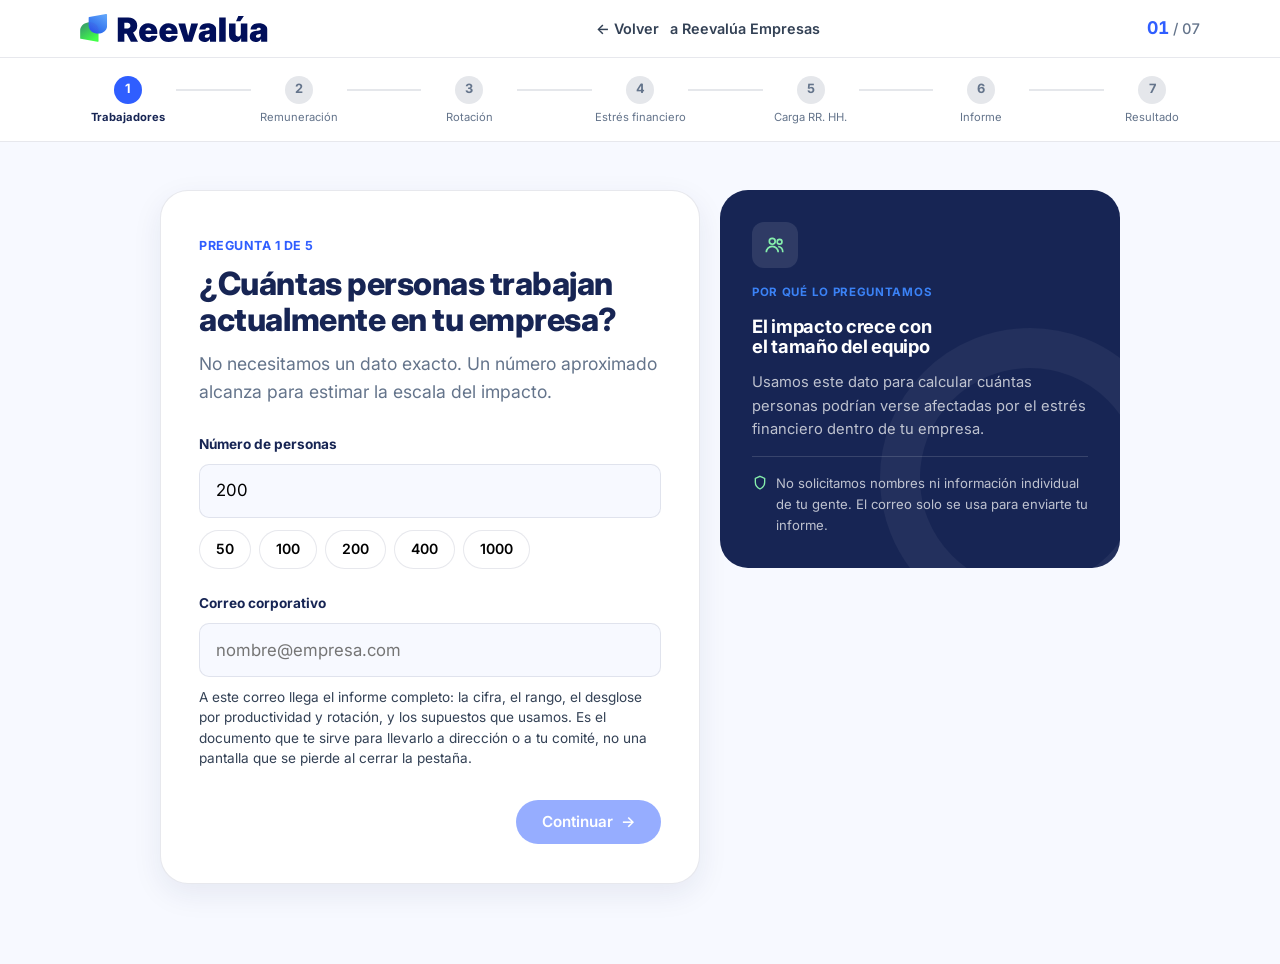
<file: calculadora.html>
<!doctype html>
<html lang="es">
<head>
<meta charset="utf-8">
<meta name="viewport" content="width=device-width, initial-scale=1">
<title>Calculadora Reevalúa Empresas</title>
<meta name="description" content="Estima en 3 minutos cuánto le cuesta a tu empresa el estrés financiero de su gente. Metodología visible, sin datos sensibles.">
<link rel="icon" href="assets/real/logo-reevalua.svg">
<link rel="preconnect" href="https://fonts.googleapis.com">
<link rel="preconnect" href="https://fonts.gstatic.com" crossorigin>
<link href="https://fonts.googleapis.com/css2?family=Inter:wght@400;500;600;700;800&display=swap" rel="stylesheet">
<link rel="stylesheet" href="shared.css">
<style>
body { background: var(--page); }
.topbar { position: sticky; top: 0; z-index: 50; background: rgba(255,255,255,.94); backdrop-filter: blur(10px); border-bottom: 1px solid var(--line); }
.topbar__inner { display: flex; align-items: center; justify-content: space-between; padding-block: .9rem; gap: 1rem; }
.topbar img { height: 28px; }
.topbar .step-count { font-weight: 700; color: var(--blue); font-variant-numeric: tabular-nums; }
.topbar .step-count small { color: var(--muted); font-weight: 500; }
.back { text-decoration: none; font-weight: 600; font-size: .9rem; color: var(--ink-2); display: inline-flex; gap: .4rem; align-items: center; }

.stepper { background: #fff; border-bottom: 1px solid var(--line); }
.stepper__inner { display: flex; align-items: flex-start; gap: 0; padding-block: 1.1rem .9rem; overflow-x: auto; }
.dot { display: flex; flex-direction: column; align-items: center; gap: .35rem; flex-shrink: 0; width: 96px; }
.dot__n { width: 28px; height: 28px; border-radius: 50%; display: grid; place-items: center; font-size: .8rem; font-weight: 700; background: var(--gray); color: var(--muted); transition: background-color .3s var(--ease), color .3s var(--ease); }
.dot__l { font-size: .7rem; color: var(--muted); text-align: center; }
.dot.done .dot__n { background: var(--mint-dark); color: #fff; } .dot.active .dot__n { background: var(--blue); color: #fff; } .dot.active .dot__l { color: var(--ink); font-weight: 700; }
.line { flex: 1; min-width: 10px; height: 2px; background: var(--gray); margin-top: 13px; }
.line.done { background: var(--mint-dark); }

.wrap { max-width: 1040px; margin-inline: auto; padding: clamp(1.5rem, 4vw, 3rem) clamp(1rem, 4vw, 2.5rem) 5rem; }
.panel { display: none; }
.panel.active { display: block; animation: fade .45s var(--ease); }
.panel.active.two { display: grid; }
@keyframes fade { from { opacity: 0; transform: translateY(14px); } to { opacity: 1; transform: none; } }
.two { grid-template-columns: 1fr; gap: 1.25rem; }
@media (min-width: 880px) { .two { grid-template-columns: 1.35fr 1fr; align-items: start; } }
.q { background: #fff; border-radius: var(--r-lg); border: 1px solid var(--line); box-shadow: var(--shadow); padding: clamp(1.5rem, 3vw, 2.5rem); }
.q__n { font-size: .78rem; font-weight: 700; color: var(--blue); letter-spacing: .04em; }
.q h2 { font-size: clamp(1.4rem, 1.2rem + 1vw, 2rem); margin-top: .5rem; }
.q__help { color: var(--muted); margin-top: .75rem; margin-bottom: 1.75rem; }
.aside { background: var(--navy); color: #fff; border-radius: var(--r-lg); padding: 2rem; display: flex; flex-direction: column; gap: .9rem; position: relative; overflow: hidden; }
.aside::after { content: ""; position: absolute; right: -60px; bottom: -60px; width: 220px; height: 220px; border-radius: 50%; border: 40px solid rgba(255,255,255,.05); }
.aside__ic { width: 46px; height: 46px; border-radius: 12px; background: rgba(255,255,255,.1); display: grid; place-items: center; color: var(--mint); }
.aside__ic svg { width: 22px; height: 22px; }
.aside__t { font-size: .72rem; font-weight: 700; letter-spacing: .06em; text-transform: uppercase; color: var(--sky); }
.aside h3 { font-size: 1.15rem; }
.aside p { color: rgba(255,255,255,.72); font-size: .92rem; }
.aside__note { display: flex; gap: .5rem; font-size: .82rem; color: rgba(255,255,255,.72); border-top: 1px solid rgba(255,255,255,.14); padding-top: 1rem; margin-top: auto; }
.aside__note svg { flex-shrink: 0; width: 16px; height: 16px; margin-top: 2px; color: var(--mint); }

.field label { display: block; font-size: .85rem; font-weight: 700; margin-bottom: .5rem; }
.field input[type=text], .field input[type=email], .field input[type=tel] { width: 100%; min-height: 50px; border: 1.5px solid var(--line); border-radius: var(--r-sm); padding: .8rem 1rem; font-size: 1.05rem; background: var(--page); }
.field input:focus { border-color: var(--blue); outline: none; background: #fff; }
.field input.bad { border-color: #DC2626; }
.hint { font-size: .85rem; color: var(--ink-2); margin-top: .6rem; line-height: 1.5; }
.suffix { position: relative; } .suffix span { position: absolute; right: 1rem; top: 50%; transform: translateY(-50%); color: var(--muted); font-weight: 600; }
.chips { display: flex; flex-wrap: wrap; gap: .5rem; margin-top: .75rem; }
.chip { border: 1.5px solid var(--line); background: #fff; border-radius: var(--pill); padding: .45rem 1rem; font-weight: 600; font-size: .88rem; cursor: pointer; transition: all .2s var(--ease); }
.chip:hover { border-color: var(--blue); color: var(--blue); }
.opts { display: grid; gap: .7rem; grid-template-columns: 1fr; }
@media (min-width: 640px) { .opts--2 { grid-template-columns: 1fr 1fr; } }
.opt { display: flex; gap: .8rem; align-items: flex-start; border: 1.5px solid var(--line); background: #fff; border-radius: var(--r-md); padding: 1rem 1.1rem; cursor: pointer; transition: border-color .2s var(--ease), background-color .2s var(--ease), transform .2s var(--ease); }
.opt:hover { transform: translateY(-2px); }
.opt input { margin-top: .25rem; accent-color: var(--blue); flex-shrink: 0; }
.opt b { display: block; font-size: .95rem; } .opt small { color: var(--muted); font-size: .8rem; }
.opt.sel { border-color: var(--blue); background: var(--blue-soft); }
.nav { display: flex; justify-content: space-between; align-items: center; margin-top: 2rem; gap: 1rem; }
.linkbtn { background: none; border: 0; color: var(--muted); font-weight: 600; cursor: pointer; padding: .5rem; }
.demo { display: inline-block; font-size: .72rem; font-weight: 600; background: #FEF3C7; color: #92400E; border-radius: var(--pill); padding: .25rem .7rem; }

/* Gate */
.gate { display: grid; grid-template-columns: 1fr; border-radius: var(--r-lg); overflow: hidden; box-shadow: var(--shadow-lg); }
@media (min-width: 880px) { .gate { grid-template-columns: 1.05fr 1fr; } }
.gate__l { background: var(--navy); color: #fff; padding: clamp(1.75rem, 4vw, 3rem); display: flex; flex-direction: column; justify-content: center; gap: .75rem; }
.gate__t { font-size: .75rem; font-weight: 700; letter-spacing: .06em; text-transform: uppercase; color: var(--mint); }
.gate__fig { font-size: clamp(1.7rem, 1.3rem + 1.8vw, 2.6rem); font-weight: 800; font-variant-numeric: tabular-nums; display: flex; flex-wrap: wrap; align-items: baseline; gap: 0 .4em; }
.gate__fig b { white-space: nowrap; }
.gate__fig i { font-style: normal; color: rgba(255,255,255,.55); font-weight: 500; font-size: .6em; margin: 0 .3em; }
.gate__fig b { color: var(--mint); }
.gate__l p { color: rgba(255,255,255,.72); }
.gate__chips { display: flex; flex-wrap: wrap; gap: .5rem; margin-top: .5rem; }
.gate__chips span { font-size: .78rem; background: rgba(255,255,255,.1); padding: .3rem .7rem; border-radius: var(--pill); }
.gate__r { background: #fff; padding: clamp(1.75rem, 4vw, 3rem); display: grid; gap: 1rem; }
.consent { display: flex; gap: .6rem; align-items: flex-start; font-size: .85rem; color: var(--ink-2); }
.consent input { margin-top: .2rem; accent-color: var(--blue); }

/* Resultado */
.res { border-radius: var(--r-lg); overflow: hidden; box-shadow: var(--shadow-lg); }
.res__top { background: var(--navy); color: #fff; padding: clamp(1.75rem, 4vw, 3rem); display: grid; gap: 1.5rem; grid-template-columns: 1fr; }
@media (min-width: 880px) { .res__top { grid-template-columns: 1.3fr 1fr; align-items: center; } }
.res__t { font-size: .75rem; font-weight: 700; letter-spacing: .06em; text-transform: uppercase; color: var(--mint); }
.res__h { font-size: clamp(1.5rem, 1.2rem + 1.4vw, 2.2rem); font-weight: 800; margin-top: .5rem; }
.res__fig { font-size: clamp(2.4rem, 1.8rem + 3vw, 3.8rem); font-weight: 800; color: var(--mint); font-variant-numeric: tabular-nums; line-height: 1.05; margin-top: .5rem; }
.res__fig small { font-size: .38em; color: rgba(255,255,255,.7); font-weight: 500; }
.res__sub { color: rgba(255,255,255,.72); margin-top: .75rem; }
.res__range { background: rgba(255,255,255,.08); border-radius: var(--r-md); padding: 1.25rem 1.5rem; }
.res__range small { display: block; font-size: .72rem; text-transform: uppercase; letter-spacing: .05em; color: rgba(255,255,255,.6); font-weight: 700; }
.res__range b { display: block; font-size: 1.5rem; margin-top: .3rem; font-variant-numeric: tabular-nums; }
.res__range p { font-size: .8rem; color: rgba(255,255,255,.6); margin-top: .4rem; }
.res__cards { background: var(--navy); padding: 0 clamp(1.75rem, 4vw, 3rem) clamp(1.75rem, 4vw, 3rem); display: grid; gap: 1rem; grid-template-columns: 1fr; }
@media (min-width: 640px) { .res__cards { grid-template-columns: repeat(3, 1fr); } }
.rc { background: #fff; border-radius: var(--r-md); padding: 1.25rem; }
.rc__l { display: flex; align-items: center; gap: .5rem; font-size: .72rem; font-weight: 700; letter-spacing: .05em; text-transform: uppercase; color: var(--blue); }
.rc__l svg { width: 16px; height: 16px; }
.rc__v { font-size: 1.5rem; font-weight: 800; margin-top: .5rem; font-variant-numeric: tabular-nums; }
.rc__d { font-size: .82rem; color: var(--muted); margin-top: .3rem; }
.method { background: #fff; padding: clamp(1.75rem, 4vw, 3rem); }
.method h3 { font-size: 1.4rem; margin-top: .25rem; }
.mblock + .mblock { margin-top: 1.75rem; padding-top: 1.75rem; border-top: 1px solid var(--line); }
.mblock small { font-size: .74rem; font-weight: 700; color: var(--blue); letter-spacing: .05em; }
.mblock h4 { font-size: 1rem; margin: .3rem 0 .6rem; }
.mblock ul { padding-left: 1.1rem; color: var(--ink-2); font-size: .92rem; display: grid; gap: .4rem; }
.disc { background: #FEF3C7; color: #78350F; border-radius: var(--r-md); padding: 1.25rem 1.5rem; margin-top: 2rem; font-size: .88rem; }
.actions { display: flex; flex-wrap: wrap; gap: 1rem; margin-top: 2rem; }
/* Móvil: stepper compacto sin scroll horizontal */
@media (max-width: 639px) {
  .stepper__inner { overflow: visible; padding-block: .9rem; }
  .dot { width: auto; flex: 0 0 auto; }
  .dot__l { display: none; }
  .dot__n { width: 26px; height: 26px; font-size: .75rem; }
  .line { margin-top: 12px; min-width: 6px; }
  .back span { display: none; }
  .actions .btn { flex: 1 1 auto; }
}
</style>
</head>
<body>

<div class="topbar">
  <div class="container topbar__inner">
    <a href="index.html" aria-label="Reevalúa"><img src="assets/real/logo-reevalua-dark.svg" alt="Reevalúa"></a>
    <a class="back" href="index.html">← Volver<span>&nbsp;a Reevalúa Empresas</span></a>
    <span class="step-count"><span id="stepnum">01</span><small> / 07</small></span>
  </div>
</div>
<div class="stepper"><div class="container stepper__inner" id="stepper"></div></div>

<main class="wrap" id="calc">

  <!-- 1 Trabajadores -->
  <section class="panel active two" data-step="1">
    <div class="q">
      <span class="q__n">PREGUNTA 1 DE 5</span>
      <h2>¿Cuántas personas trabajan actualmente en tu empresa?</h2>
      <p class="q__help">No necesitamos un dato exacto. Un número aproximado alcanza para estimar la escala del impacto.</p>
      <div class="field"><label for="headcount">Número de personas</label><input type="text" id="headcount" value="200" inputmode="numeric" autocomplete="off" placeholder="Ej. 200"></div>
      <div class="chips" data-target="headcount"><button type="button" class="chip" data-v="50">50</button><button type="button" class="chip" data-v="100">100</button><button type="button" class="chip" data-v="200">200</button><button type="button" class="chip" data-v="400">400</button><button type="button" class="chip" data-v="1000">1000</button></div>
      <div class="field" style="margin-top:1.5rem">
        <label for="email1">Correo corporativo</label>
        <input type="email" id="email1" inputmode="email" autocomplete="email" placeholder="nombre@empresa.com">
        <p class="hint" id="email1-hint">A este correo llega el informe completo: la cifra, el rango, el desglose por productividad y rotación, y los supuestos que usamos. Es el documento que te sirve para llevarlo a dirección o a tu comité, no una pantalla que se pierde al cerrar la pestaña.</p>
      </div>
      <div class="nav"><span></span><button class="btn btn--primary next" id="next1" type="button" disabled>Continuar <span class="arrow">→</span></button></div>
    </div>
    <aside class="aside">
      <span class="aside__ic"><svg viewBox="0 0 24 24" fill="none" stroke="currentColor" stroke-width="1.8"><circle cx="9" cy="8" r="3.2"/><path d="M2.5 20c0-3.6 2.9-6.5 6.5-6.5s6.5 2.9 6.5 6.5"/><circle cx="17" cy="8.5" r="2.6"/><path d="M15.5 13.6c2.9.4 5 2.9 5 6.4"/></svg></span>
      <span class="aside__t">Por qué lo preguntamos</span>
      <h3>El impacto crece con el tamaño del equipo</h3>
      <p>Usamos este dato para calcular cuántas personas podrían verse afectadas por el estrés financiero dentro de tu empresa.</p>
      <div class="aside__note"><svg viewBox="0 0 24 24" fill="none" stroke="currentColor" stroke-width="2"><path d="M12 2l7 3v6c0 5-3.4 8.4-7 10-3.6-1.6-7-5-7-10V5l7-3z"/></svg>No solicitamos nombres ni información individual de tu gente. El correo solo se usa para enviarte tu informe.</div>
    </aside>
  </section>

  <!-- 2 Remuneración -->
  <section class="panel two" data-step="2">
    <div class="q">
      <span class="q__n">PREGUNTA 2 DE 5</span>
      <h2>¿Cuál es la remuneración mensual promedio?</h2>
      <p class="q__help">No necesitamos remuneraciones individuales. Selecciona el rango que mejor representa a tu empresa.</p>
      <div class="opts opts--2">
        <label class="opt"><input type="radio" name="salary" value="1200"><span><b>Hasta S/ 1,500</b></span></label>
        <label class="opt"><input type="radio" name="salary" value="2000"><span><b>S/ 1,501 a S/ 2,500</b></span></label>
        <label class="opt sel"><input type="radio" name="salary" value="3250" checked><span><b>S/ 2,501 a S/ 4,000</b></span></label>
        <label class="opt"><input type="radio" name="salary" value="5000"><span><b>S/ 4,001 a S/ 6,000</b></span></label>
        <label class="opt"><input type="radio" name="salary" value="8000"><span><b>S/ 6,001 a S/ 10,000</b></span></label>
        <label class="opt"><input type="radio" name="salary" value="1966"><span><b>No lo sé</b><small>Usar promedio formal: S/ 1,966 (INEI, jul-2026)</small></span></label>
      </div>
      <div class="nav"><button class="linkbtn back-btn" type="button">← Atrás</button><button class="btn btn--primary next" type="button">Continuar <span class="arrow">→</span></button></div>
    </div>
    <aside class="aside">
      <span class="aside__ic"><svg viewBox="0 0 24 24" fill="none" stroke="currentColor" stroke-width="1.8"><rect x="2.5" y="6" width="19" height="12" rx="2"/><circle cx="12" cy="12" r="2.6"/><path d="M6 6V5a2 2 0 0 1 2-2h8a2 2 0 0 1 2 2v1"/></svg></span>
      <span class="aside__t">Cálculo transparente</span>
      <h3>Convertimos el sueldo en costo laboral por hora</h3>
      <p>El rango salarial nos permite mostrar un resultado principal y una banda razonable, sin pedirte cifras exactas.</p>
      <div class="aside__note"><svg viewBox="0 0 24 24" fill="none" stroke="currentColor" stroke-width="2"><circle cx="12" cy="12" r="9"/><path d="M12 8v5M12 16h.01"/></svg>Si no lo sabes, usamos S/ 1,966 como referencia formal privada a julio de 2026.</div>
    </aside>
  </section>

  <!-- 3 Rotación -->
  <section class="panel two" data-step="3">
    <div class="q">
      <span class="q__n">PREGUNTA 3 DE 5</span>
      <h2>En los últimos 12 meses, ¿cuál fue la rotación de personal?</h2>
      <p class="q__help">Puedes ingresar el porcentaje que conoce tu empresa o elegir un rango aproximado.</p>
      <div class="opts opts--2">
        <label class="opt sel"><input type="radio" name="rotmode" value="custom" checked><span><b>Conozco el porcentaje</b><small>Ingresar dato aproximado</small></span></label>
        <label class="opt"><input type="radio" name="rotmode" value="0.08"><span><b>Menos de 10%</b></span></label>
        <label class="opt"><input type="radio" name="rotmode" value="0.15"><span><b>Entre 10% y 20%</b></span></label>
        <label class="opt"><input type="radio" name="rotmode" value="0.25"><span><b>Entre 21% y 30%</b></span></label>
        <label class="opt"><input type="radio" name="rotmode" value="0.20"><span><b>No lo sé</b><small>Usamos 20% como referencia</small></span></label>
      </div>
      <div class="field" style="margin-top:1.25rem"><label for="rot">Rotación anual</label><div class="suffix"><input type="text" id="rot" value="20.7" inputmode="decimal" autocomplete="off" placeholder="Ej. 20.7"><span>%</span></div></div>
      <div class="nav"><button class="linkbtn back-btn" type="button">← Atrás</button><button class="btn btn--primary next" type="button">Continuar <span class="arrow">→</span></button></div>
    </div>
    <aside class="aside">
      <span class="aside__ic"><svg viewBox="0 0 24 24" fill="none" stroke="currentColor" stroke-width="1.8"><path d="M3 17l5-5 4 4 8-9"/><path d="M15 6h5v5"/></svg></span>
      <span class="aside__t">Componente de rotación</span>
      <h3>Estimamos una parte del costo de reemplazo</h3>
      <p>La rotación se muestra como un escenario de sensibilidad, no como una relación causal comprobada.</p>
      <div class="aside__note"><svg viewBox="0 0 24 24" fill="none" stroke="currentColor" stroke-width="2"><circle cx="12" cy="12" r="9"/><path d="M12 8v5M12 16h.01"/></svg>Cuando el dato lo pone la propia empresa, la estimación deja de ser nuestra y pasa a ser suya.</div>
    </aside>
  </section>

  <!-- 4 Estrés financiero -->
  <section class="panel two" data-step="4">
    <div class="q">
      <span class="q__n">PREGUNTA 4 DE 5</span>
      <h2>¿Tu empresa ha medido el estrés financiero de su gente?</h2>
      <p class="q__help">Si tienes un dato propio, la estimación será más representativa de tu realidad.</p>
      <div class="opts">
        <label class="opt"><input type="radio" name="stressmode" value="custom"><span><b>Sí, tenemos una medición propia</b></span></label>
        <label class="opt sel"><input type="radio" name="stressmode" value="ref" checked><span><b>No, usar referencia de 59%</b><small>PwC Employee Financial Wellness Survey</small></span></label>
      </div>
      <div class="field" id="stress-field" hidden style="margin-top:1.25rem"><label for="stress">Porcentaje medido por tu empresa</label><div class="suffix"><input type="text" id="stress" value="59" inputmode="decimal" autocomplete="off"><span>%</span></div></div>
      <div class="nav"><button class="linkbtn back-btn" type="button">← Atrás</button><button class="btn btn--primary next" type="button">Continuar <span class="arrow">→</span></button></div>
    </div>
    <aside class="aside">
      <span class="aside__ic"><svg viewBox="0 0 24 24" fill="none" stroke="currentColor" stroke-width="1.8"><path d="M4 19V10M10 19V5M16 19v-6M4 19h16"/></svg></span>
      <span class="aside__t">Referencia del estudio</span>
      <h3>59% reporta estrés por sus finanzas</h3>
      <p>PwC encuestó a casi 3,500 trabajadores sobre cómo sus finanzas personales afectan su concentración y su desempeño en el trabajo.</p>
      <div class="aside__note"><svg viewBox="0 0 24 24" fill="none" stroke="currentColor" stroke-width="2"><circle cx="12" cy="12" r="9"/><path d="M12 8v5M12 16h.01"/></svg>Fuente: PwC Employee Financial Wellness Survey 2023.</div>
    </aside>
  </section>

  <!-- 5 Carga RR. HH. -->
  <section class="panel two" data-step="5">
    <div class="q">
      <span class="q__n">PREGUNTA 5 DE 5 · OPCIONAL</span>
      <h2>¿Quieres incluir la carga operativa de RR. HH.?</h2>
      <p class="q__help">Puedes afinar el cálculo con el tiempo que tu equipo dedica a adelantos, préstamos, cobranzas o consultas financieras.</p>
      <div class="opts">
        <label class="opt sel"><input type="radio" name="hrmode" value="no" checked><span><b>No, continuar con la estimación principal</b></span></label>
        <label class="opt"><input type="radio" name="hrmode" value="si"><span><b>Sí, quiero afinar el cálculo</b></span></label>
      </div>
      <div id="hr-fields" hidden style="margin-top:1.25rem;display:grid;gap:1rem">
        <div class="field"><label for="hrhours">Horas al mes que RR. HH. dedica a temas financieros</label><input type="text" id="hrhours" value="0" inputmode="numeric" autocomplete="off"></div>
        <div class="field"><label for="hrsalary">Sueldo mensual del responsable de RR. HH.</label><input type="text" id="hrsalary" value="0" inputmode="numeric" autocomplete="off"></div>
      </div>
      <div class="nav"><button class="linkbtn back-btn" type="button">← Atrás</button><button class="btn btn--primary next" type="button">Ver mi estimación <span class="arrow">→</span></button></div>
    </div>
    <aside class="aside">
      <span class="aside__ic"><svg viewBox="0 0 24 24" fill="none" stroke="currentColor" stroke-width="1.8"><circle cx="12" cy="12" r="9"/><path d="M12 7v5l3.2 2"/></svg></span>
      <span class="aside__t">Refinamiento opcional</span>
      <h3>No bloquea tu resultado principal</h3>
      <p>Si no tienes esta información a la mano, puedes continuar y añadirla después.</p>
      <div class="aside__note"><svg viewBox="0 0 24 24" fill="none" stroke="currentColor" stroke-width="2"><circle cx="12" cy="12" r="9"/><path d="M12 8v5M12 16h.01"/></svg>Este componente suma menos del 2% del total en la mayoría de los casos.</div>
    </aside>
  </section>

  <!-- 6 Informe (captura) -->
  <section class="panel" data-step="6">
    <div class="gate">
      <div class="gate__l">
        <span class="gate__t">Tu estimación está lista</span>
        <h2 style="font-size:1.6rem">El costo anual estimado estaría entre</h2>
        <div class="gate__fig"><b id="g-low">S/ 0</b><i>y</i><b id="g-high">S/ 0</b></div>
        <p>Ingresa tu correo corporativo para ver el costo total estimado y el desglose completo.</p>
        <div class="gate__chips"><span>Productividad</span><span>Rotación</span><span>Supuestos utilizados</span></div>
      </div>
      <div class="gate__r">
        <div><span class="q__n">RECIBE TU INFORME</span><h2 style="font-size:1.5rem;margin-top:.4rem">Un último dato para enviarte el resultado</h2><p class="q__help" style="margin-bottom:0">El informe completo va al correo que dejaste al inicio (<b id="g-mail-echo"></b>). Con tu celular podemos adelantártelo por WhatsApp y resolver dudas sobre los supuestos.</p></div>
        <div class="field"><label for="g-name">Nombre</label><input type="text" id="g-name" placeholder="Ej. Diego" autocomplete="name"></div>
        <div class="field"><label for="g-phone">Celular (WhatsApp)</label><input type="tel" id="g-phone" inputmode="tel" autocomplete="tel" placeholder="+51 999 999 999"></div>
        <div class="field"><label for="g-org">Empresa u empresa</label><input type="text" id="g-org" placeholder="Nombre de la empresa" autocomplete="organization"></div>
        <label class="consent"><input type="checkbox" id="g-consent">He leído y acepto la <a href="https://reevalua.com/privacy" target="_blank" rel="noopener">Política de Privacidad</a>.</label>
        <label class="consent"><input type="checkbox">Quiero recibir contenidos y novedades de Reevalúa.</label>
        <div class="nav"><button class="linkbtn back-btn" type="button">← Atrás</button><button class="btn btn--primary" id="g-submit" type="button" disabled>Ver mi resultado <span class="arrow">→</span></button></div>
        <p style="font-size:.78rem;color:var(--muted)">Tus datos se usarán únicamente según nuestra política de privacidad. <span class="demo">Demo: no envía datos</span></p>
      </div>
    </div>
  </section>

  <!-- 7 Resultado -->
  <section class="panel" data-step="7">
    <div class="res">
      <div class="res__top">
        <div>
          <span class="res__t">Estimación anual</span>
          <h2 class="res__h">Tu empresa podría estar perdiendo</h2>
          <div class="res__fig" id="r-total">S/ 0 <small>al año</small></div>
          <p class="res__sub" id="r-sub">por el impacto estimado del estrés financiero de su gente.</p>
        </div>
        <div class="res__range">
          <small>Rango estimado</small>
          <b id="r-range">S/ 0 – S/ 0</b>
          <p>Del escenario inferior (sin atribuir rotación al estrés financiero) al superior (atribuyendo 43.8%). Es un análisis de sensibilidad, no un intervalo estadístico.</p>
        </div>
      </div>
      <div class="res__cards">
        <div class="rc"><span class="rc__l"><svg viewBox="0 0 24 24" fill="none" stroke="currentColor" stroke-width="2"><path d="M4 20V10M12 20V4M20 20v-7"/></svg>Productividad</span><div class="rc__v" id="r-prod">S/ 0</div><div class="rc__d">Tiempo potencialmente afectado por preocupaciones financieras.</div></div>
        <div class="rc"><span class="rc__l"><svg viewBox="0 0 24 24" fill="none" stroke="currentColor" stroke-width="2"><path d="M4 4v5h5M20 20v-5h-5"/><path d="M4.6 15a8 8 0 0 0 14.5 2.5M19.4 9a8 8 0 0 0-14.5-2.5"/></svg>Rotación</span><div class="rc__v" id="r-rot">S/ 0</div><div class="rc__d">Parte modelada del costo de reemplazo asociada al estrés financiero.</div></div>
        <div class="rc"><span class="rc__l"><svg viewBox="0 0 24 24" fill="none" stroke="currentColor" stroke-width="2"><circle cx="12" cy="12" r="8.5"/><path d="M12 7.5V12l3 2"/></svg>RR. HH.</span><div class="rc__v" id="r-hr">No incluido</div><div class="rc__d" id="r-hr-d">Puedes añadirlo y afinar la estimación.</div></div>
      </div>
      <div class="method">
        <span class="q__n">CÓMO CALCULAMOS TU RESULTADO</span>
        <h3>Datos, referencias y supuestos separados</h3>
        <div class="mblock" style="margin-top:1.5rem"><small>01 · DATOS DE TU EMPRESA</small><h4>Base personalizada</h4><ul id="m-data"></ul></div>
        <div class="mblock"><small>02 · REFERENCIAS PWC</small><h4>Impacto en productividad</h4><ul><li>59% de trabajadores con estrés financiero, según PwC Employee Financial Wellness Survey 2023.</li><li>44% de los trabajadores financieramente estresados se distrae por sus finanzas durante la jornada.</li><li>56% de quienes se distraen dedica 3 horas o más por semana a temas financieros en horario laboral.</li></ul></div>
        <div class="mblock"><small>03 · SUPUESTOS DEL MODELO</small><h4>Conversión a costo anual</h4><ul><li>Factor laboral 1.37: aproxima gratificaciones, CTS y EsSalud sobre la remuneración bruta.</li><li>160 horas mensuales y 52 semanas al año para convertir el costo laboral a horas.</li><li>Costo de reemplazo: 20% de la remuneración anual por cada salida.</li><li>Atribución de rotación al estrés financiero: 43.8% (60% de estresados × 73% dispuesto a cambiar de empleador, PwC).</li></ul></div>
        <div class="mblock"><small>04 · CONSTRUCCIÓN DEL RANGO</small><h4>Dos escenarios visibles</h4><ul><li>Inferior: solo el costo por productividad y carga de RR. HH., sin atribuir rotación al estrés financiero.</li><li>Principal y superior: suma la parte del costo de reemplazo atribuible al estrés financiero (43.8%, PwC).</li></ul></div>
        <p class="disc">Esta es una estimación con metodología visible para abrir la conversación de impacto, no una medición contable. Los supuestos vienen de estudios públicos citados arriba, no de datos observados en tu empresa. No representa una pérdida contable observada ni una garantía de ahorro.</p>
        <div class="actions">
          <a class="btn btn--primary btn--lg" href="https://meetings.hubspot.com/raquel120" target="_blank" rel="noopener">Agendar una reunión para revisar mi resultado <span class="arrow">→</span></a>
          <button class="btn btn--ghost btn--lg" id="restart" type="button">Recalcular</button>
          <a class="btn btn--ghost btn--lg" href="index.html">Volver a Reevalúa Empresas</a>
        </div>
      </div>
    </div>
  </section>
</main>

<script>
(function () {
  var NAMES = ["Trabajadores","Remuneración","Rotación","Estrés financiero","Carga RR. HH.","Informe","Resultado"];
  // Supuestos (hoja "3. Calculadora Reevalúa B2B", calibrados en conservador)
  var STRESS = 0.59, DISTRACT = 0.44, HOURS3 = 0.56, FACTOR = 1.37, REPLACE = 0.20, ROT_ATTR = 0.6 * 0.73;
  // Nota: el "% recuperable" (15/25/40) del Excel no se muestra en la UI hasta definirlo con Patricia y Raquel.
  var step = 1, TOTAL = 7;
  var $ = function (s) { return document.querySelector(s); }, $$ = function (s) { return Array.prototype.slice.call(document.querySelectorAll(s)); };
  function money(n) { return "S/ " + Math.round(n).toLocaleString("es-PE"); }
  // Lee números tal como los escribe la gente: "1.200", "1,200", "20,7", "20.7", "S/ 3 500"
  function num(v) {
    v = String(v || "").trim().replace(/[^\d.,]/g, "");
    if (!v) return 0;
    var lastDot = v.lastIndexOf("."), lastComma = v.lastIndexOf(",");
    if (lastDot > -1 && lastComma > -1) { // ambos: el último es el decimal
      if (lastDot > lastComma) v = v.replace(/,/g, ""); else v = v.replace(/\./g, "").replace(",", ".");
    } else if (lastComma > -1) { // solo coma: decimal si deja 1-2 dígitos, si no, miles
      var dec = v.length - lastComma - 1; v = (dec <= 2 && v.indexOf(",") === lastComma) ? v.replace(",", ".") : v.replace(/,/g, "");
    } else if (lastDot > -1) { // solo punto: miles si deja exactamente 3 dígitos y hay >1 punto o el entero es corto
      var d = v.length - lastDot - 1; if (d === 3 && (v.split(".").length > 2 || lastDot <= 3)) v = v.replace(/\./g, "");
    }
    var n = parseFloat(v); return isFinite(n) ? n : 0;
  }

  function drawStepper() {
    var h = "";
    for (var i = 1; i <= TOTAL; i++) {
      h += '<div class="dot' + (i < step ? " done" : i === step ? " active" : "") + '"><span class="dot__n">' + (i < step ? "✓" : i) + '</span><span class="dot__l">' + NAMES[i-1] + '</span></div>';
      if (i < TOTAL) h += '<div class="line' + (i < step ? " done" : "") + '"></div>';
    }
    $("#stepper").innerHTML = h; $("#stepnum").textContent = String(step).padStart(2, "0");
  }
  function go(n) {
    step = Math.max(1, Math.min(TOTAL, n));
    $$(".panel").forEach(function (p) { p.classList.toggle("active", +p.dataset.step === step); });
    drawStepper();
    if (step === 6) gate(); if (step === 7) result();
    window.scrollTo({ top: 0, behavior: "smooth" });
  }
  function inputs() {
    var salaryEl = $('input[name="salary"]:checked'), stressEl = $('input[name="stressmode"]:checked'), hrEl = $('input[name="hrmode"]:checked');
    var stress = STRESS; if (stressEl && stressEl.value === "custom") stress = Math.min(num($("#stress").value), 100) / 100;
    var hrH = 0, hrS = 0; if (hrEl && hrEl.value === "si") { hrH = num($("#hrhours").value); hrS = num($("#hrsalary").value); }
    return { n: Math.round(num($("#headcount").value)), salary: salaryEl ? +salaryEl.value : 3250, rot: Math.min(num($("#rot").value), 100) / 100, stress: stress, hrH: hrH, hrS: hrS };
  }
  function compute(x) {
    var perHour = x.salary * FACTOR / 160;
    var affected = Math.round(x.n * x.stress * DISTRACT * HOURS3);
    var prod = affected * 3 * 52 * perHour;
    var leavers = Math.round(x.n * x.rot);
    var rotc = leavers * (x.salary * 12 * REPLACE) * ROT_ATTR;
    var hr = x.hrH * 12 * (x.hrS * FACTOR / 160);
    return { prod: prod, rot: rotc, hr: hr, total: prod + rotc + hr, low: prod + hr, hrOn: x.hrH > 0 && x.hrS > 0 };
  }
  function gate() { var r = compute(inputs()); $("#g-low").textContent = money(r.low); $("#g-high").textContent = money(r.total); $("#g-mail-echo").textContent = $("#email1").value.trim(); }
  function result() {
    var x = inputs(), r = compute(x);
    $("#r-total").innerHTML = money(r.total) + " <small>al año</small>";
    $("#r-range").textContent = money(r.low) + " – " + money(r.total);
    $("#r-prod").textContent = money(r.prod); $("#r-rot").textContent = money(r.rot);
    if (r.hrOn) { $("#r-hr").textContent = money(r.hr); $("#r-hr-d").textContent = "Tiempo de tu equipo dedicado a temas financieros de terceros."; }
    else { $("#r-hr").textContent = "No incluido"; $("#r-hr-d").textContent = "Puedes añadirlo y afinar la estimación."; }
    $("#m-data").innerHTML = "<li>" + x.n.toLocaleString("es-PE") + " personas para dimensionar la población expuesta.</li><li>Remuneración mensual de referencia: " + money(x.salary) + ".</li><li>" + (x.rot * 100).toFixed(1) + "% de rotación anual para estimar las salidas y su costo de reemplazo.</li><li>" + (x.stress * 100).toFixed(0) + "% de estrés financiero " + (x.stress === STRESS ? "(referencia PwC)" : "(dato propio de tu empresa)") + ".</li>";
  }

  // interacciones
  $$(".chip").forEach(function (c) { c.addEventListener("click", function () { $("#" + c.closest(".chips").dataset.target).value = c.dataset.v; }); });
  $$(".opt input").forEach(function (inp) { inp.addEventListener("change", function () { $$('input[name="' + inp.name + '"]').forEach(function (r) { r.closest(".opt").classList.toggle("sel", r.checked); }); }); });
  $$('input[name="rotmode"]').forEach(function (r) { r.addEventListener("change", function () { if (r.value !== "custom") $("#rot").value = (r.value * 100).toFixed(1); }); });
  $("#rot").addEventListener("input", function () { var c = $('input[name="rotmode"][value="custom"]'); if (!c.checked) { c.checked = true; c.dispatchEvent(new Event("change")); } });
  $$('input[name="stressmode"]').forEach(function (r) { r.addEventListener("change", function () { $("#stress-field").hidden = r.value !== "custom"; }); });
  $$('input[name="hrmode"]').forEach(function (r) { r.addEventListener("change", function () { $("#hr-fields").hidden = r.value !== "si"; }); });
  var emailOk = function (v) { return /^[^\s@]+@[^\s@]+\.[^\s@]{2,}$/.test(String(v || "").trim()); };
  var phoneOk = function (v) { var d = String(v || "").replace(/\D/g, ""); return d.length >= 9 && d.length <= 13; };
  function validate1() { var e = $("#email1"); var ok = num($("#headcount").value) >= 1 && emailOk(e.value); $("#next1").disabled = !ok; e.classList.toggle("bad", e.value.length > 5 && !emailOk(e.value)); }
  ["#headcount", "#email1"].forEach(function (s) { $(s).addEventListener("input", validate1); });
  $$(".chip").forEach(function (c) { c.addEventListener("click", validate1); });
  function validate() { var ph = $("#g-phone"); var ok = $("#g-name").value.trim() && phoneOk(ph.value) && $("#g-org").value.trim() && $("#g-consent").checked; $("#g-submit").disabled = !ok; ph.classList.toggle("bad", ph.value.replace(/\D/g, "").length > 0 && !phoneOk(ph.value)); }
  ["#g-name", "#g-phone", "#g-org", "#g-consent"].forEach(function (s) { $(s).addEventListener("input", validate); $(s).addEventListener("change", validate); });
  validate1();
  $("#g-submit").addEventListener("click", function () { go(7); });
  $$(".next").forEach(function (b) { b.addEventListener("click", function () { go(step + 1); }); });
  $$(".back-btn").forEach(function (b) { b.addEventListener("click", function () { go(step - 1); }); });
  $("#restart").addEventListener("click", function () { go(1); });
  drawStepper();
})();
</script>
</body>
</html>
</file>
<file: shared.css>
/* ============================================================
   Reevalúa Empresas · estilos compartidos (index + calculadora)
   Manual de identidad Reevalúa (mayo 2025): Electric Blue #2F5EFF,
   Sky Blue #3B82F6, Ice Blue #BFDBFE, Light Gray #E5E7EB,
   Midnight Blue #172554, Mint Green #86EFAC. Tipografía: Inter.
   ============================================================ */
:root {
  --blue: #2F5EFF; --blue-dark: #1E43D6; --blue-soft: #E8EDFF;
  --sky: #3B82F6; --ice: #BFDBFE; --gray: #E5E7EB; --navy: #172554; --navy-2: #1E2F6B;
  --mint: #86EFAC; --mint-dark: #1C8A4B; --mint-soft: #EAFBF0;
  --ink: #172554; --ink-2: #334155; --muted: #64748B; --line: rgba(23,37,84,.10);
  --page: #F7F9FF; --card: #FFFFFF;
  --font: 'Inter', system-ui, -apple-system, 'Segoe UI', sans-serif;
  --fs-h1: clamp(2.3rem, 1.4rem + 3.6vw, 4.2rem);
  --fs-h2: clamp(1.7rem, 1.25rem + 1.6vw, 2.6rem);
  --fs-h3: clamp(1.1rem, 1rem + .5vw, 1.35rem);
  --fs-body: clamp(1rem, .96rem + .18vw, 1.1rem);
  --r-sm: 10px; --r-md: 18px; --r-lg: 28px; --pill: 999px;
  --shadow: 0 10px 30px rgba(23,37,84,.08); --shadow-lg: 0 24px 60px rgba(23,37,84,.16);
  --sec: clamp(4rem, 7vw, 7.5rem); --container: 1200px;
  --ease: cubic-bezier(.22,.61,.36,1);
}
* { box-sizing: border-box; }
html { scroll-behavior: smooth; }
body { margin: 0; background: var(--page); color: var(--ink); font-family: var(--font); font-size: var(--fs-body); line-height: 1.6; -webkit-font-smoothing: antialiased; }
h1,h2,h3,h4,p,figure,ul { margin: 0; }
img { max-width: 100%; display: block; }
a { color: inherit; }
button, input, select { font: inherit; }
h1,h2,h3 { text-wrap: balance; letter-spacing: -.015em; line-height: 1.12; }
h2 { font-size: var(--fs-h2); font-weight: 800; }
h3 { font-size: var(--fs-h3); font-weight: 700; }
.container { max-width: var(--container); margin-inline: auto; padding-inline: clamp(1.25rem, 4vw, 2.5rem); }
.section { padding-block: var(--sec); position: relative; }
.lead { color: var(--muted); font-size: 1.1rem; max-width: 60ch; margin-top: 1rem; }
.center { text-align: center; }
.center .lead { margin-inline: auto; }
:focus-visible { outline: 2px solid var(--blue); outline-offset: 3px; }

/* Botones: planos en reposo, levantamiento al pasar el mouse */
.btn { display: inline-flex; align-items: center; justify-content: center; gap: .5rem; text-align: center; font-weight: 600; border-radius: var(--pill); padding: .8rem 1.6rem; text-decoration: none; border: 0; cursor: pointer; font-size: .95rem; line-height: 1.2; transition: transform .2s var(--ease), box-shadow .2s var(--ease), background-color .2s var(--ease), color .2s var(--ease); }
.btn:hover { transform: translateY(-3px); box-shadow: 0 14px 28px rgba(23,37,84,.18); }
.btn:active { transform: translateY(-1px); }
.btn--primary { background: var(--blue); color: #fff; }
.btn--primary:hover { background: var(--blue-dark); }
.btn--light { background: #fff; color: var(--navy); }
.btn--ghost { background: transparent; color: var(--navy); border: 1.5px solid var(--line); }
.btn--ghost-light { background: rgba(255,255,255,.08); color: #fff; border: 1.5px solid rgba(255,255,255,.28); }
.btn--ghost-light:hover { background: rgba(255,255,255,.14); }
.btn--lg { padding: 1rem 2rem; font-size: 1.02rem; }
.btn--sm { padding: .55rem 1.1rem; font-size: .88rem; }
.btn--block { width: 100%; }
.btn[disabled] { opacity: .5; cursor: not-allowed; transform: none; box-shadow: none; }
.btn .arrow { transition: transform .2s var(--ease); }
.btn:hover .arrow { transform: translateX(3px); }

/* Header */
.header { position: fixed; inset: 0 0 auto 0; z-index: 50; transition: background-color .3s var(--ease), box-shadow .3s var(--ease); }
.header__inner { display: flex; align-items: center; justify-content: space-between; gap: 1rem; padding-block: 1rem; }
.header__logo { height: 30px; width: auto; display: block; }
.header__logo--dark { display: none; }
.header__links { display: none; gap: 2rem; font-weight: 500; font-size: .95rem; }
.header__links a { text-decoration: none; opacity: .85; }
.header__links a:hover { opacity: 1; }
@media (min-width: 900px) { .header__links { display: flex; } }
.header.is-light { background: rgba(255,255,255,.92); backdrop-filter: blur(10px); box-shadow: 0 1px 0 var(--line); color: var(--ink); }
.header.is-dark { color: #fff; }
.header.is-light .header__logo--light { display: none; }
.header.is-light .header__logo--dark { display: block; }
.header .btn--primary { padding: .7rem 1.3rem; }

/* Reveal on scroll */
.reveal { opacity: 0; transform: translateY(28px); transition: opacity .7s var(--ease), transform .7s var(--ease); }
.reveal.is-in { opacity: 1; transform: none; }
.reveal[data-delay="1"] { transition-delay: .1s; } .reveal[data-delay="2"] { transition-delay: .2s; } .reveal[data-delay="3"] { transition-delay: .3s; } .reveal[data-delay="4"] { transition-delay: .4s; } .reveal[data-delay="5"] { transition-delay: .5s; }
@media (prefers-reduced-motion: reduce) {
  html { scroll-behavior: auto; }
  .reveal { opacity: 1; transform: none; transition: none; }
  *, *::before, *::after { animation-duration: .001ms !important; transition-duration: .001ms !important; }
}

/* Tarjetas base */
.card { background: var(--card); border: 1px solid var(--line); border-radius: var(--r-md); box-shadow: var(--shadow); }

/* Footer (réplica del pie actual de reevalua.com) */
.footer { background: #fff; border-top: 1px solid var(--line); color: var(--ink-2); }
.footer__grid { display: grid; grid-template-columns: 1fr 1fr; gap: 2.5rem 1.5rem; padding-block: 3.5rem 2.5rem; }
@media (min-width: 900px) { .footer__grid { grid-template-columns: 2fr 1fr 1fr 1fr 1fr; } }
.footer__brand { grid-column: span 2; }
@media (min-width: 900px) { .footer__brand { grid-column: span 1; } }
.footer__brand img { height: 30px; width: auto; margin-bottom: 1rem; }
.footer__brand p { font-size: .95rem; max-width: 34ch; color: var(--ink-2); }
.footer__brand strong { color: var(--ink); }
.footer__products { display: flex; flex-direction: column; gap: .6rem; margin-top: 1.25rem; max-width: 320px; }
.footer__products a { display: block; padding: .8rem 1rem; border: 1px solid var(--line); border-radius: var(--r-sm); text-decoration: none; font-weight: 600; font-size: .95rem; background: #fff; transition: transform .2s var(--ease), box-shadow .2s var(--ease); }
.footer__products a:hover { transform: translateY(-2px); box-shadow: var(--shadow); }
.footer__social { display: flex; gap: .6rem; margin-top: 1.25rem; }
.footer__social a { flex: 0 0 44px; width: 44px; height: 44px; border-radius: var(--r-sm); background: var(--navy); display: grid; place-items: center; transition: transform .2s var(--ease); }
.footer__social a:hover { transform: translateY(-3px); background: var(--blue); }
.footer__social img { width: 20px; height: 20px; flex-shrink: 0; }
.footer__col h4 { font-size: .8rem; letter-spacing: .06em; text-transform: uppercase; color: var(--ink); margin-bottom: 1rem; }
.footer__col a { display: block; text-decoration: none; font-size: .95rem; padding-block: .3rem; color: var(--ink-2); }
.footer__col a:hover { color: var(--blue); }
.footer__bottom { border-top: 1px solid var(--line); padding-block: 1.5rem; display: flex; flex-wrap: wrap; gap: .5rem 2rem; justify-content: space-between; font-size: .85rem; color: var(--muted); }
.footer__bottom a { color: var(--ink-2); }
</file>
